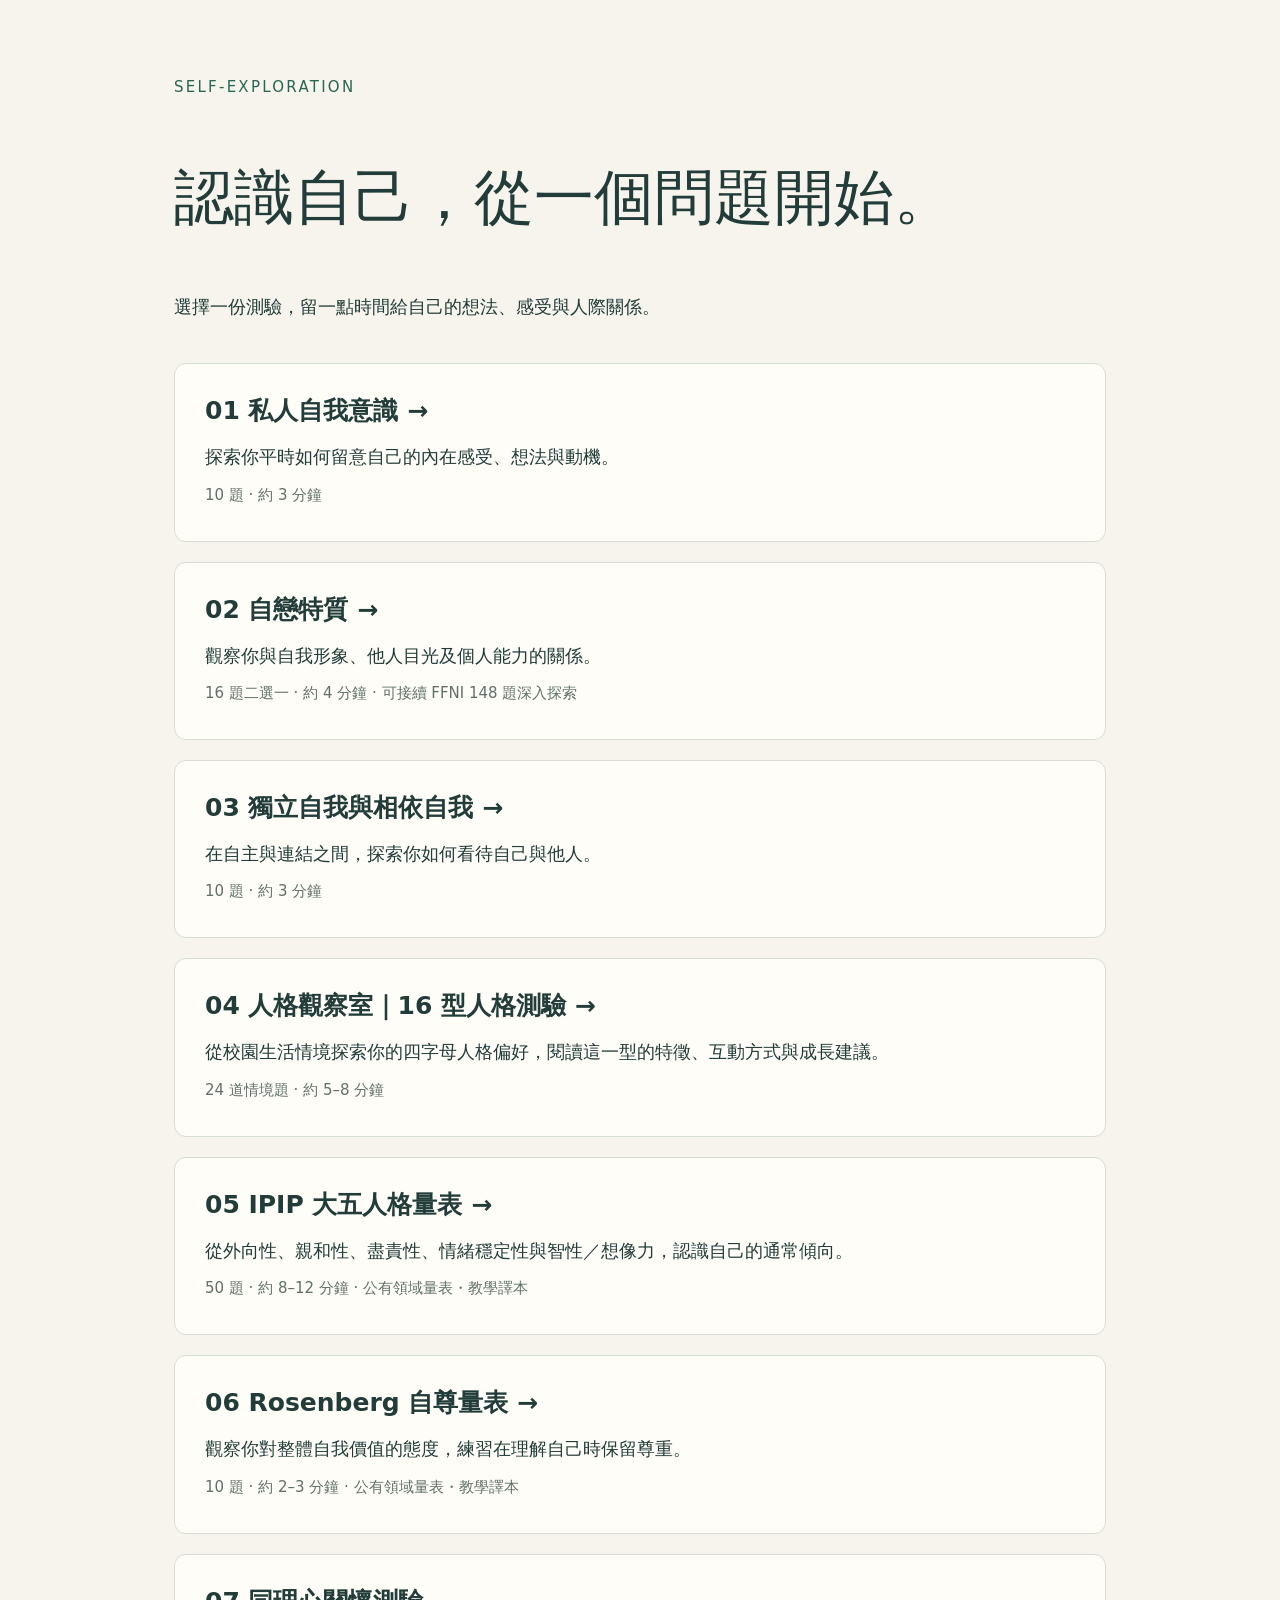
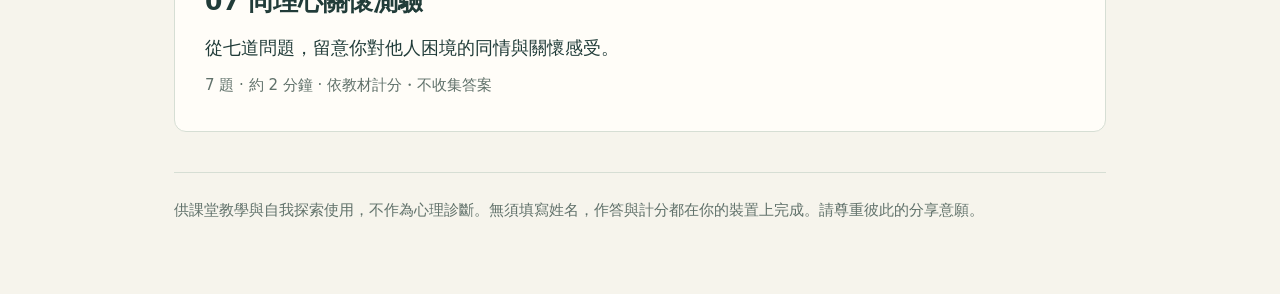
<file: index.html>
<!doctype html><html lang="zh-Hant"><meta charset="utf-8"><meta name="viewport" content="width=device-width,initial-scale=1"><title>自我探索練習室</title><style>*{box-sizing:border-box}body{margin:0;background:#f6f4ec;color:#213c39;font:18px/1.8 system-ui,sans-serif}main{max-width:980px;margin:auto;padding:70px 24px}small{letter-spacing:.15em;color:#286653}h1{font-size:clamp(36px,6vw,60px);font-weight:500}section{display:grid;gap:20px;margin:40px 0}a{display:block;padding:24px 30px;background:#fffdf8;border:1px solid #d6ded4;border-radius:12px;color:inherit;text-decoration:none}a:hover,a:focus-visible{border-color:#286653;background:#e6efe4}h2{font-size:25px;margin:0}p{margin:8px 0}.meta,footer{font-size:15px;color:#60716a}footer{border-top:1px solid #d6ded4;padding-top:24px}</style><main><small>SELF-EXPLORATION</small><h1>認識自己，從一個問題開始。</h1><p>選擇一份測驗，留一點時間給自己的想法、感受與人際關係。</p><section><a href="./inner-awareness/"><h2>01 私人自我意識 →</h2><p>探索你平時如何留意自己的內在感受、想法與動機。</p><p class="meta">10 題 · 約 3 分鐘</p></a><a href="./narcissism-reflection/"><h2>02 自戀特質 →</h2><p>觀察你與自我形象、他人目光及個人能力的關係。</p><p class="meta">16 題二選一 · 約 4 分鐘 · 可接續 FFNI 148 題深入探索</p></a><a href="./self-construal/"><h2>03 獨立自我與相依自我 →</h2><p>在自主與連結之間，探索你如何看待自己與他人。</p><p class="meta">10 題 · 約 3 分鐘</p></a><a href="./mbti/"><h2>04 人格觀察室｜16 型人格測驗 →</h2><p>從校園生活情境探索你的四字母人格偏好，閱讀這一型的特徵、互動方式與成長建議。</p><p class="meta">24 道情境題 · 約 5–8 分鐘</p></a><a href="./ipip-big-five/"><h2>05 IPIP 大五人格量表 →</h2><p>從外向性、親和性、盡責性、情緒穩定性與智性／想像力，認識自己的通常傾向。</p><p class="meta">50 題 · 約 8–12 分鐘 · 公有領域量表・教學譯本</p></a><a href="./rosenberg/"><h2>06 Rosenberg 自尊量表 →</h2><p>觀察你對整體自我價值的態度，練習在理解自己時保留尊重。</p><p class="meta">10 題 · 約 2–3 分鐘 · 公有領域量表・教學譯本</p></a><a href="./empathic-concern/"><h2>07 同理心關懷測驗</h2><p>從七道問題，留意你對他人困境的同情與關懷感受。</p><p class="meta">7 題 · 約 2 分鐘 · 依教材計分・不收集答案</p></a></section><footer>供課堂教學與自我探索使用，不作為心理診斷。無須填寫姓名，作答與計分都在你的裝置上完成。請尊重彼此的分享意願。</footer></main></html>
</file>
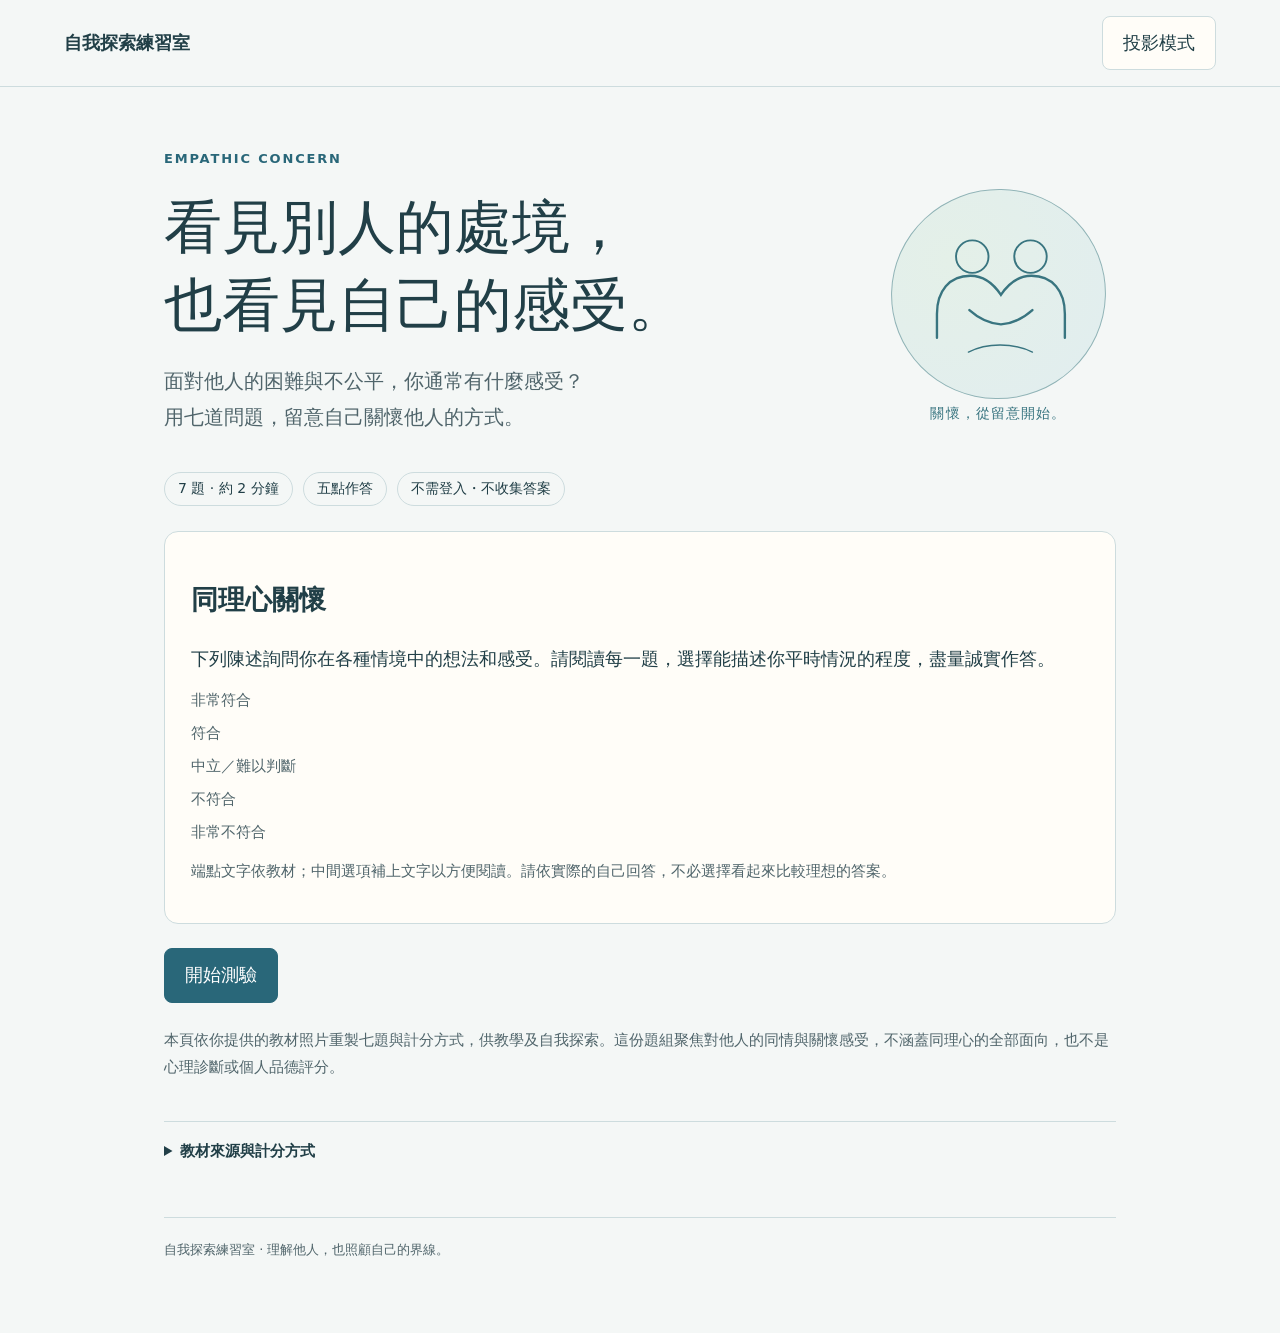
<file: empathic-concern/index.html>
<!doctype html>
<html lang="zh-Hant"><head><meta charset="utf-8"><meta name="viewport" content="width=device-width,initial-scale=1"><title>同理心關懷測驗｜自我探索練習室</title><meta name="description" content="依教材七題，探索你對需要幫助者的關懷與同情感受。五點作答、立即計分，不收集答案。"><link rel="stylesheet" href="../assessment-assets/style.css"><link rel="stylesheet" href="style.css"></head>
<body><header><a href="../">自我探索練習室</a><button id="project" type="button" aria-pressed="false">投影模式</button></header><main>
<section id="intro" aria-labelledby="intro-title"><div class="hero"><div><p class="eyebrow">EMPATHIC CONCERN</p><h1 id="intro-title">看見別人的處境，<br>也看見自己的感受。</h1><p class="lead">面對他人的困難與不公平，你通常有什麼感受？<br>用七道問題，留意自己關懷他人的方式。</p></div><div class="care-art" aria-hidden="true"><div class="halo"></div><svg viewBox="0 0 220 220" fill="none"><circle cx="82" cy="74" r="17" stroke="currentColor" stroke-width="2"/><circle cx="143" cy="74" r="17" stroke="currentColor" stroke-width="2"/><path d="M45 159v-25c0-24 13-40 35-40 13 0 24 8 32 20 8-12 19-20 32-20 22 0 35 16 35 40v25M79 130c10 9 21 14 33 15 12-1 23-6 33-15" stroke="currentColor" stroke-width="2.5" stroke-linecap="round"/><path d="M78 174c19-10 47-10 67 0" stroke="currentColor" stroke-width="1.5" stroke-linecap="round"/></svg><span>關懷，從留意開始。</span></div></div>
<div class="chips"><span>7 題 · 約 2 分鐘</span><span>五點作答</span><span>不需登入・不收集答案</span></div>
<div class="panel"><h2>同理心關懷</h2><p>下列陳述詢問你在各種情境中的想法和感受。請閱讀每一題，選擇能描述你平時情況的程度，盡量誠實作答。</p><div class="scale-key"><span>非常符合</span><span>符合</span><span>中立／難以判斷</span><span>不符合</span><span>非常不符合</span></div><p class="muted">端點文字依教材；中間選項補上文字以方便閱讀。請依實際的自己回答，不必選擇看起來比較理想的答案。</p></div>
<div class="actions"><button id="start" class="primary" type="button">開始測驗</button></div><p class="muted">本頁依你提供的教材照片重製七題與計分方式，供教學及自我探索。這份題組聚焦對他人的同情與關懷感受，不涵蓋同理心的全部面向，也不是心理診斷或個人品德評分。</p>
</section>
<section id="survey" hidden aria-labelledby="page-title"><p class="eyebrow">依平時的自己作答</p><h1 id="page-title" tabindex="-1">這句話有多像你？</h1><div class="status"><span id="counter"></span><span id="completed" aria-live="polite">已完成 0 / 7 題</span></div><progress id="progress" max="7" value="0" aria-label="已完成題數"></progress><fieldset id="question-card"><legend class="question-title" id="question-title"></legend><div id="choices" class="options" style="--choices:5"></div></fieldset><p id="message" role="alert"></p><div class="actions"><button id="previous" type="button">上一題</button><button id="next" class="primary" type="button">下一題</button></div><details><summary>查看作答進度與跳題</summary><nav id="jump" class="jump" aria-label="題目導覽"></nav><p class="muted">✓ 代表已回答。全部七題完成後才會產生結果。</p></details><p class="muted">可以返回修改。答案僅保留在目前頁面的記憶體，重新整理即清除。</p></section>
<section id="results" hidden aria-labelledby="result-title"><p class="eyebrow">YOUR REFLECTION</p><h1 id="result-title" tabindex="-1">你的同理心關懷</h1><p class="lead">分數是一條觀察自己的線索，請放回具體的生活經驗理解。</p><div class="result-grid"><article class="panel"><h2>每題平均分數</h2><div class="score"><span id="mean"></span> <small>/ 5</small></div><div id="score-meter" class="score-meter" role="meter" aria-label="同理心關懷平均分數" aria-valuemin="1" aria-valuemax="5" aria-valuenow="1"><span id="score-fill"></span></div><div class="meter-axis"><span>1</span><span>5</span></div><p id="total" class="muted"></p><p class="muted">依教材先將第 2、4、5 題反向計分，再加總除以 7。圖條表示 1–5 的分數位置，不是百分比或常模排名。</p></article><article class="panel insight"><h2>這個分數代表什麼？</h2><p>計分後的平均越高，代表本次作答較傾向描述：對需要幫助或遭遇不幸的人，抱持同情與關懷感受。</p><p>不設定高、中、低分類，也不以分數判定你是否善良。分數較低不能直接推論缺乏同理心；感受到難過，也不必然等於採取幫助行動。</p><p class="muted">本教材中文版本的信效度及台灣常模尚未確認。</p></article></div>
<div class="panel reflection"><h2>把關懷帶回生活</h2><ol><li>回想最近一次看見別人遇到困難：你注意到對方哪些感受或需要？</li><li>你心裡的關心，通常會如何表達？哪些情況讓你選擇保持距離？</li><li>如果想提供幫助，能否先詢問對方需要什麼，同時保留自己的界線？</li></ol><p class="muted">可以從一句「你希望我怎麼陪你？」開始。是否分享個人結果，由你自己決定。</p></div>
<details id="answer-details"><summary>查看逐題答案與計分</summary><p class="muted">「原作答」是你選的選項；「計入分數」已處理反向題，兩者可能不同。</p><div class="table-wrap"><table><thead><tr><th scope="col">題目</th><th scope="col">原作答</th><th scope="col">計入分數</th></tr></thead><tbody id="answer-review"></tbody></table></div></details>
<div class="actions"><div><button id="edit" type="button">修改答案</button><button id="restart" type="button">清除並重測</button></div><button id="print" type="button">列印／儲存 PDF</button></div></section>
<details class="sources"><summary>教材來源與計分方式</summary><p>依使用者提供的兩張《社會心理學》教材照片轉錄；第 442 頁提供後四題與計分說明，前一張教材頁面提供前三題及指導語。照片註記題目來自 Davis（1983）的量表。此頁沒有另行確認書名版本、譯者或中文信效度，不宣稱為已驗證的台灣中文版。</p><p>依教材五點尺度：第 1、3、6、7 題保留原分數；第 2、4、5 題反向，計分公式為 6 減去原作答（1→5、2→4、3→3、4→2、5→1）。七題加總範圍 7–35，再除以 7，得到 1–5 的平均分數。畫面保留小數點後兩位，計算不先四捨五入。</p><p>結果只解釋這七題的同理心關懷傾向，不提供自行設定的切點、診斷、年齡或性別常模。不能用它推論完整同理能力、實際助人行為或個人品德。</p><p>不需姓名、電郵或背景資料，不傳送至 Google 試算表；計分在裝置上完成，不使用追蹤分析或瀏覽器持久儲存。</p></details>
<footer>自我探索練習室 · 理解他人，也照顧自己的界線。</footer></main><script type="module" src="app.js"></script></body></html>
</file>
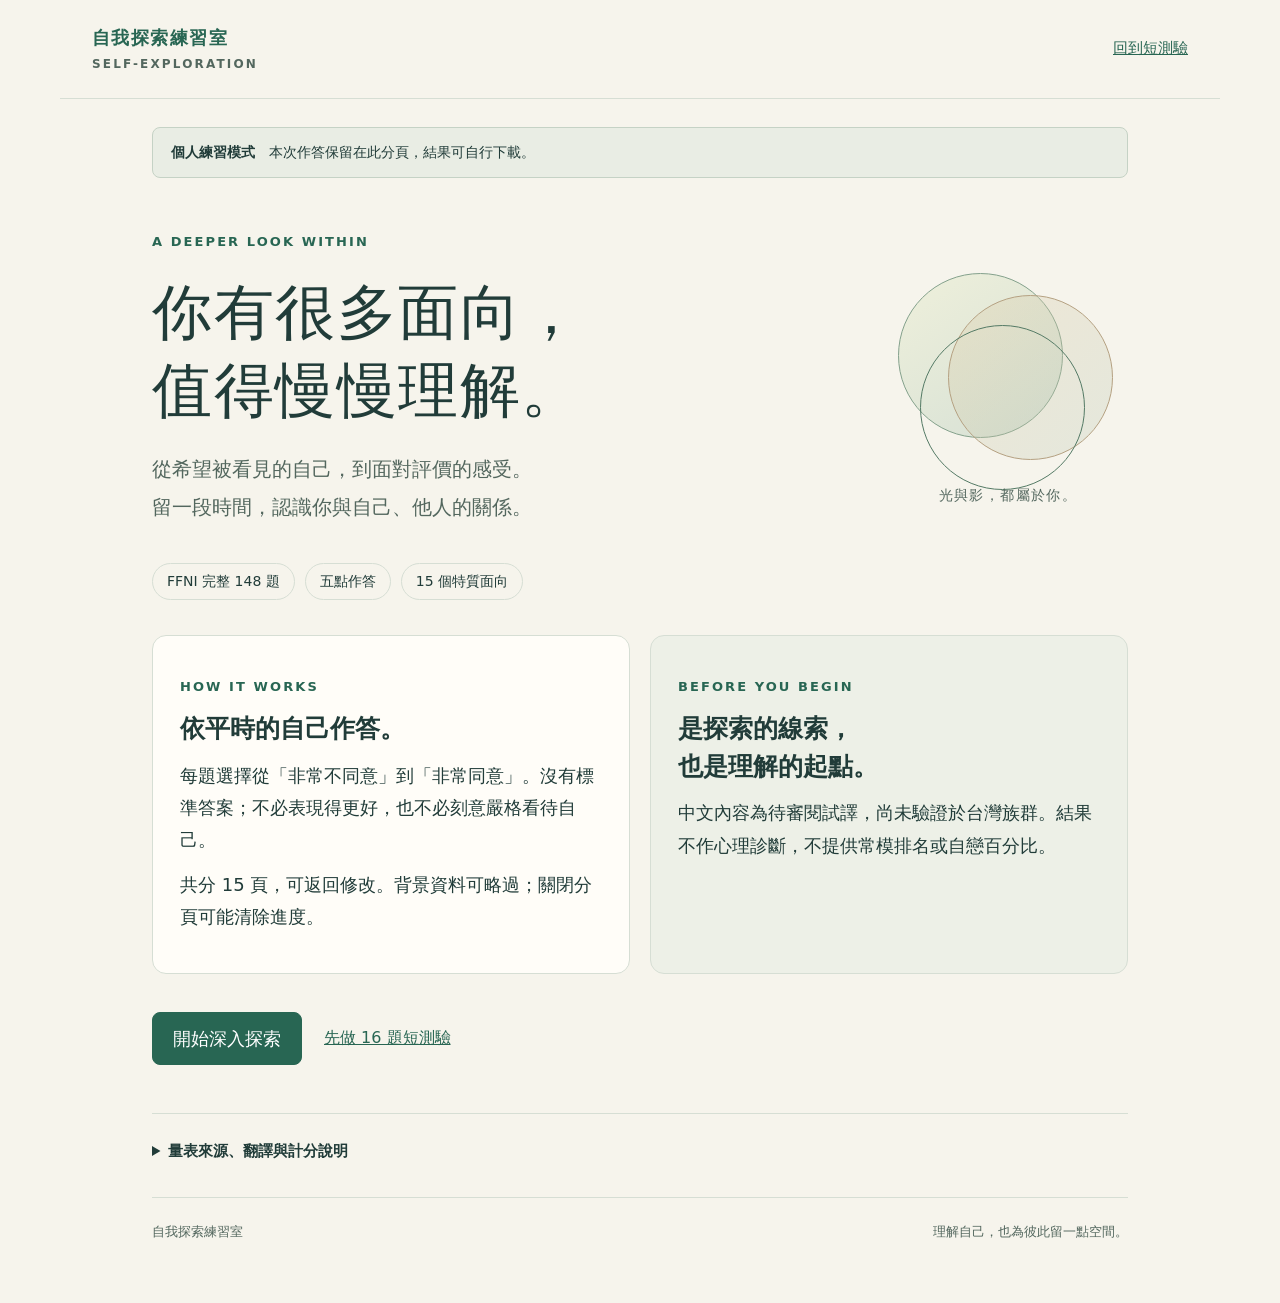
<file: ffni/index.html>
<!doctype html>
<html lang="zh-Hant">
<head><meta charset="utf-8"><meta name="viewport" content="width=device-width,initial-scale=1"><meta name="description" content="從自我形象、他人目光與人際互動，進一步認識自己。FFNI 148 題完整版・繁體中文試譯。"><title>更深入地認識自己｜FFNI 完整探索</title><link rel="stylesheet" href="style.css"></head>
<body>
<header><a class="brand" href="../">自我探索練習室<span>SELF-EXPLORATION</span></a><a class="back" href="../narcissism-reflection/">回到短測驗</a></header>
<main>
<div class="preview-note" role="status"><strong id="collection-title">個人作答</strong><span id="collection-summary">作答進度暫存於此瀏覽器分頁。</span><span id="storage-warning" hidden>此瀏覽器無法暫存進度，請保留分頁。</span></div>
<section id="welcome" aria-labelledby="welcome-title">
  <div class="hero"><div><p class="eyebrow">A DEEPER LOOK WITHIN</p><h1 id="welcome-title" tabindex="-1">你有很多面向，<br>值得慢慢理解。</h1><p class="lead">從希望被看見的自己，到面對評價的感受。<br>留一段時間，認識你與自己、他人的關係。</p></div><div class="orbit-art" aria-hidden="true"><i></i><i></i><i></i><span>光與影，都屬於你。</span></div></div>
  <div class="chips"><span>FFNI 完整 148 題</span><span>五點作答</span><span>15 個特質面向</span></div>
  <p id="welcome-disclosure" class="panel" hidden></p>
  <p id="entry-summary" class="entry-summary" hidden></p>
  <div class="intro-grid"><article class="panel"><p class="eyebrow">HOW IT WORKS</p><h2>依平時的自己作答。</h2><p>每題選擇從「非常不同意」到「非常同意」。沒有標準答案；不必表現得更好，也不必刻意嚴格看待自己。</p><p>共分 15 頁，可返回修改。背景資料可略過；關閉分頁可能清除進度。</p></article><article class="panel quiet"><p class="eyebrow">BEFORE YOU BEGIN</p><h2>是探索的線索，<br>也是理解的起點。</h2><p>中文內容為待審閱試譯，尚未驗證於台灣族群。結果不作心理診斷，不提供常模排名或自戀百分比。</p></article></div>
  <div id="resume-box" class="panel" hidden><h2>接著上次的進度。</h2><p id="resume-count"></p><div class="actions"><button id="resume" class="primary">繼續作答</button><button id="new-attempt">清除進度並重新開始</button></div></div>
  <div class="actions"><button id="begin" class="primary">開始深入探索</button><a class="text-link" href="../narcissism-reflection/">先做 16 題短測驗</a></div>
</section>
<section id="background" hidden aria-labelledby="background-title">
  <p class="eyebrow">A LITTLE ABOUT YOU</p><h1 id="background-title" tabindex="-1">你的日常，<br>也是理解的背景。</h1><p class="lead">以下皆為選填，可略過。社群使用請依指定期間的實際情況回答。</p>
  <form id="profile-form" novalidate>
  <div class="panel form-grid">
    <fieldset><legend>性別</legend><div class="inline-options"><label><input type="radio" name="gender" value="male">男</label><label><input type="radio" name="gender" value="female">女</label><label><input type="radio" name="gender" value="other">其他</label></div></fieldset>
    <label class="field">年齡（足歲）<input name="age" type="number" min="1" max="120" step="1" inputmode="numeric" placeholder="例如：18"><small>不需要生日。</small></label>
    <label class="field">目前主要的就學／工作狀態<select name="status"><option value="">請選擇（可略過）</option><option value="highschool">高中職學生</option><option value="college">大專院校學生</option><option value="graduate">研究生</option><option value="employed">就業中</option><option value="other">其他</option></select></label>
    <label class="field" id="year-field" hidden>目前年級<select name="year"><option value="">請選擇（可略過）</option><option>一年級</option><option>二年級</option><option>三年級</option><option>四年級</option><option>五年級以上</option><option>其他</option></select></label>
    <fieldset class="wide"><legend>過去 30 天，你使用哪些社群平台？</legend><p class="hint">可複選。「沒有使用」與其他選項互斥；抖音與 TikTok 分開計。</p><div id="platform-options" class="option-grid"></div><label class="field" id="other-platform-field" hidden>其他平台名稱<input name="otherPlatform" maxlength="80" placeholder="選填"></label></fieldset>
    <div id="social-fields" class="wide form-grid">
      <label class="field">其中最常使用的平台<select name="mainPlatform" id="main-platform"><option value="">請先勾選平台（可略過）</option></select></label>
      <label class="field">過去一週，平均每天使用社群多久？<select name="dailyTime"><option value="">請選擇（可略過）</option><option value="none">未使用</option><option value="lt30">未滿 30 分鐘</option><option value="30to60">30 分鐘至未滿 1 小時</option><option value="1to2">1 至未滿 2 小時</option><option value="2to4">2 至未滿 4 小時</option><option value="4plus">4 小時以上</option></select></label>
      <label class="field">過去 30 天，發布內容的頻率<select name="posting" class="frequency"></select><small>包含貼文、限時動態或影片。</small></label>
      <label class="field">過去 30 天，瀏覽他人內容的頻率<select name="browsing" class="frequency"></select></label>
      <fieldset class="wide"><legend>使用社群的主要目的（最多三項）</legend><div id="purpose-options" class="option-grid"></div><p id="purpose-error" class="error" role="alert"></p></fieldset>
    </div>
    <label class="field wide">你最初從哪裡得知這個測驗？<select name="source"><option value="">請選擇（可略過）</option><option value="class">課堂</option><option value="friend">朋友</option><option value="social">社群貼文</option><option value="search">搜尋</option><option value="other">其他</option></select></label>
  </div><p id="profile-error" class="error" role="alert"></p><div class="actions"><button type="submit" class="primary">填好了，開始作答</button><button id="skip-profile" type="button">略過背景問卷</button><button type="button" id="back-welcome" class="text-button">回上一頁</button></div></form>
</section>
<section id="questionnaire" hidden aria-labelledby="quiz-title">
  <div class="quiz-sticky"><div class="progress-meta"><span id="page-label"></span><span id="answered-count" aria-live="polite"></span></div><progress id="progress" max="148" value="0" aria-label="FFNI 作答進度"></progress></div>
  <p class="eyebrow">MEET YOUR MANY SIDES</p><h1 id="quiz-title" tabindex="-1">不急，照自己的樣子。</h1><p class="hint">請依平時的感受回答。1 非常不同意 · 2 不同意 · 3 中立／難以判斷 · 4 同意 · 5 非常同意</p>
  <label class="english-toggle"><input id="show-english" type="checkbox">顯示英文原題對照</label><div id="question-list"></div>
  <div class="panel" id="submission-panel" hidden>
    <h2>送出這份問卷</h2>
    <p id="submission-disclosure"></p>
    <div id="contact-fields" hidden>
      <label class="field">後續研究邀請信箱（選填）<input id="email" type="email" autocomplete="email" maxlength="254" placeholder="name@example.com"></label>
      <p class="hint">有意收到後續問卷或訪談邀請時再填寫。聯絡信箱與答案分頁保存。</p>
    </div>
    <button id="reconnect" class="text-button" type="button" hidden>重新連線</button>
  </div>
  <p id="quiz-error" class="error" role="alert"></p><div class="actions"><button id="previous">上一頁</button><button id="next-page" class="primary">下一頁</button><button id="pause" class="text-button">暫停，稍後繼續</button></div>
  <div class="page-jump"><label>跳至頁面 <select id="jump"></select></label><span class="hint">可返回修改；所有 148 題完成後顯示分析。</span></div>
</section>
<section id="results" hidden aria-labelledby="results-title">
  <p class="eyebrow">YOUR REFLECTION</p><h1 id="results-title" tabindex="-1">看見傾向，<br>保留改變的空間。</h1><p class="lead">這是你本次回答的整理，不是對你整個人的定義。</p>
  <div class="result-meta" id="result-meta"></div>
  <div class="panel" id="delivery-panel"><p id="delivery-note" role="status"></p><button id="review-submission" type="button" hidden>查看送出說明</button></div><div class="panel result-intro"><h2>先讀懂分數。</h2><p>所有圖表顯示計分後的每題平均，範圍 1–5。數值越接近 5，代表越認同該面向所計分的傾向。不同面向相同的分數，不代表相同的罕見程度或影響。</p><p class="hint">沒有台灣常模排名，不設定高、中、低標籤；不能判定人格障礙。兩種廣泛傾向可以並存。</p></div>
  <h2>本次較認同的敘述主題</h2><p class="hint">依個人作答平均值呈現，僅協助閱讀，不是常模比較。若同分，順序不代表差異。</p><div id="highlights" class="highlight-grid"></div>
  <h2>兩種廣泛傾向</h2><div id="broad-results" class="panel"></div>
  <details class="panel"><summary>展開三個因素的組合分數</summary><p class="hint">這是另一種組織同一批答案的方式；與上方兩種傾向不應相加。</p><div id="factor-results"></div></details>
  <h2>你的 15 個面向</h2><p class="hint">每個面向都可以展開，閱讀說明與反思問題。</p><div id="facet-results"></div>
  <div class="actions"><button id="print" class="primary">列印／儲存結果 PDF</button><button id="download">下載我的作答資料</button><button id="edit-profile">修改背景資料</button><button id="edit-answers">檢視與修改答案</button></div><p class="hint">下載檔包含你填寫的背景資料與答案，不包含電郵。分享前請自行確認內容。</p><button id="clear-all" class="text-button danger">清除此分頁的作答資料</button>
</section>
<details class="source-panel"><summary>量表來源、翻譯與計分說明</summary><p>Five Factor Narcissism Inventory（FFNI）完整 148 題。Copyright 2011: Natalie Glover, Joshua D. Miller, Donald R. Lynam, Cristina Crego, Thomas A. Widiger。原作者實驗室說明使用量表不需事先取得其許可；這不表示中文試譯已經原作者認可或驗證。</p><p>本版依英文原題製作繁體中文試譯，保留題序與五點作答，尚未經回譯、專家審查與台灣樣本信效度驗證。適合試用與審閱；正式研究應先確認研究計畫、中文工具及資料處理安排。</p><p>反向題採 6 減原分數。15 個分面向依原題本計分表加總；各面向顯示總分除以題數的平均。廣泛傾向與三因素依原題本所列分面向加總，再除以實際題數；神經質因素將「不在意外界評價」面向反向。所有題目完成才計分。</p><p><a href="https://psychology.uga.edu/sites/default/files/CVs/FFNI_Long.pdf" target="_blank" rel="noopener">喬治亞大學原始題本與計分表</a> · <a href="https://personality-studies.franklinresearch.uga.edu/assessments" target="_blank" rel="noopener">作者實驗室量表頁</a></p><p>Glover et al. (2012). The five-factor narcissism inventory: A five-factor measure of narcissistic personality traits. Journal of Personality Assessment, 94, 500–512.</p><p>研究收件狀態顯示於頁首。有意參與者可在最後一頁閱讀資料用途與聯絡資訊，再送出本次作答。</p></details>
<footer><span>自我探索練習室</span><span>理解自己，也為彼此留一點空間。</span></footer>
</main><script type="module" src="app.js"></script></body></html>
</file>
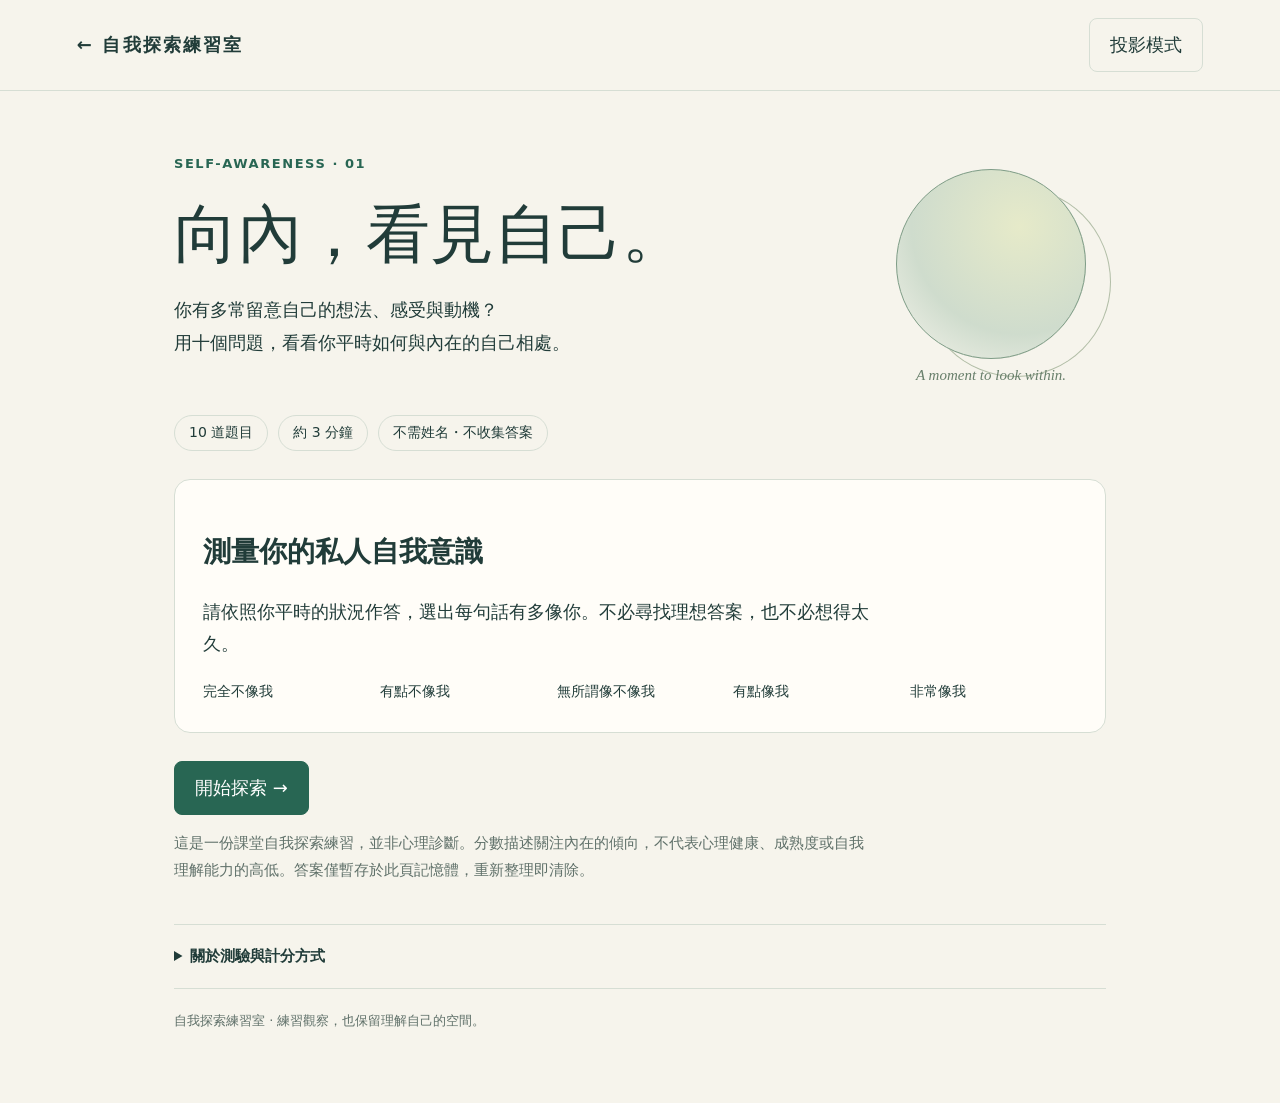
<file: inner-awareness/index.html>
<!doctype html><html lang="zh-Hant"><meta charset="utf-8"><meta name="viewport" content="width=device-width,initial-scale=1"><title>向內看見自己｜私人自我意識測驗</title><meta name="description" content="十個問題，練習覺察自己的想法與感受。私人自我意識課堂互動測驗。"><style>
:root{--ink:#213c39;--green:#286653;--paper:#f6f4ec;--line:#d6ded4}*{box-sizing:border-box}body{margin:0;background:var(--paper);color:var(--ink);font:18px/1.8 system-ui,'Noto Sans TC',sans-serif}header{padding:18px 6%;border-bottom:1px solid var(--line);display:flex;justify-content:space-between;align-items:center}header b{letter-spacing:.12em}button{font:inherit;cursor:pointer;border:1px solid var(--line);border-radius:8px;padding:10px 20px;background:transparent;color:var(--ink)}button:hover{background:#e2eadf}button:focus-visible,input:focus-visible,summary:focus-visible{outline:3px solid #ba7e40;outline-offset:4px}.primary{background:var(--green);color:white;border-color:var(--green)}.primary:hover{background:#194c3d}main{max-width:980px;margin:auto;padding:48px 24px 70px}small,.eyebrow{font-size:13px;letter-spacing:.12em}.eyebrow{color:var(--green);font-weight:700}h1{font:500 clamp(38px,6vw,64px)/1.3 Georgia,'Noto Serif TC',serif;margin:18px 0}h2{font-size:28px;line-height:1.5}p{max-width:700px}.hero{display:grid;grid-template-columns:1fr 230px;gap:30px;align-items:center}.art{height:250px;position:relative;display:grid;place-items:center}.circle{width:190px;height:190px;border:1px solid #7e9c86;border-radius:50%;background:radial-gradient(circle at 65% 30%,#e6eac9, #a8c4ae80 60%,#f6f4ec);box-shadow:25px 18px 0 -1px var(--paper),25px 18px 0 0 #b1bda6}.art span{position:absolute;bottom:5px;font:italic 15px Georgia;color:#687f6b}.chips{display:flex;gap:10px;flex-wrap:wrap;margin:26px 0}.chips span{border:1px solid var(--line);border-radius:30px;padding:4px 14px;font-size:14px}.panel{background:#fffdf8;border:1px solid var(--line);border-radius:16px;padding:28px;margin:28px 0}.muted{color:#60716a;font-size:15px}.scale{display:flex;justify-content:space-between;gap:10px;font-size:14px}.scale span{flex:1}progress{width:100%;height:8px;accent-color:var(--green)}.step{display:flex;justify-content:space-between;color:#60716a;font-size:14px;margin:30px 0 8px}.answers{display:grid;grid-template-columns:repeat(5,1fr);gap:12px;margin:30px 0}.answer{position:relative;display:flex;align-items:center;flex-direction:column;text-align:center;justify-content:center;border:1px solid var(--line);border-radius:10px;padding:18px 6px;cursor:pointer;background:#fffdf8;font-size:14px}.answer strong{font-size:28px;font-weight:500}.answer:has(input:checked){border:2px solid var(--green);background:#e6efe4;color:#194c3d}.answer input{accent-color:var(--green)}.actions{display:flex;justify-content:space-between;gap:14px;margin-top:26px}button:disabled{opacity:.4;cursor:default}#result .score{font:60px Georgia;color:var(--green)}.result-grid{display:grid;grid-template-columns:1fr 1fr;gap:20px}details{border-top:1px solid var(--line);padding:18px 0;font-size:15px}summary{cursor:pointer;font-weight:600}a{color:var(--green)}footer{border-top:1px solid var(--line);padding-top:20px;font-size:13px;color:#60716a}table{width:100%;border-collapse:collapse;font-size:14px}td,th{text-align:left;padding:9px;border-bottom:1px solid var(--line)}[hidden]{display:none!important}.projection{font-size:23px}.projection main{max-width:1100px}.projection .muted{font-size:18px}@media(max-width:650px){main{padding:28px 20px}.hero{grid-template-columns:1fr}.art{display:none}.answers{grid-template-columns:1fr;gap:8px}.answer{flex-direction:row;justify-content:flex-start;gap:15px;padding:10px 16px}.answer strong{font-size:22px}.panel{padding:20px}.result-grid{grid-template-columns:1fr}header{padding:14px 20px}header b{font-size:14px}header button{font-size:14px;padding:6px 10px}.scale{flex-direction:column}}
@media print{header,button,#intro,#quiz,details{display:none!important}#result{display:block!important}body{background:white}main{padding:0}.panel{break-inside:avoid}}
</style><header><a href="../" style="color:inherit;text-decoration:none" aria-label="返回測驗首頁"><b>← 自我探索練習室</b></a><button id="project" aria-pressed="false">投影模式</button></header><main>
<section id="intro"><div class="hero"><div><div class="eyebrow">SELF-AWARENESS · 01</div><h1>向內，看見自己。</h1><p>你有多常留意自己的想法、感受與動機？<br>用十個問題，看看你平時如何與內在的自己相處。</p></div><div class="art" aria-hidden="true"><div class="circle"></div><span>A moment to look within.</span></div></div><div class="chips"><span>10 道題目</span><span>約 3 分鐘</span><span>不需姓名・不收集答案</span></div><div class="panel"><h2>測量你的私人自我意識</h2><p>請依照你平時的狀況作答，選出每句話有多像你。不必尋找理想答案，也不必想得太久。</p><div class="scale"><span>完全不像我</span><span>有點不像我</span><span>無所謂像不像我</span><span>有點像我</span><span>非常像我</span></div></div><button class="primary" id="start">開始探索 →</button><p class="muted">這是一份課堂自我探索練習，並非心理診斷。分數描述關注內在的傾向，不代表心理健康、成熟度或自我理解能力的高低。答案僅暫存於此頁記憶體，重新整理即清除。</p></section>
<section id="quiz" hidden><div class="eyebrow">PRIVATE SELF-CONSCIOUSNESS</div><div class="step"><span id="counter"></span><span id="completed" aria-live="polite"></span></div><progress max="10" value="0" aria-label="作答進度"></progress><div class="panel"><h2 id="question" tabindex="-1"></h2><div id="choices" class="answers" role="radiogroup" aria-labelledby="question"></div><div class="actions"><button id="prev">← 上一題</button><button id="next" class="primary">下一題 →</button></div></div><p class="muted">依平時的自己作答即可。你可以返回修改答案。</p></section>
<section id="result" hidden aria-live="polite"><div class="eyebrow">YOUR REFLECTION</div><h1>與自己相處的線索</h1><div class="result-grid"><div class="panel"><div>私人自我意識總分</div><div class="score"><span id="total"></span><span style="font-size:22px"> / 50</span></div><div id="average"></div><p class="muted">可能範圍為 10–50 分；此版本沒有可直接套用的常模或高低分切點。</p></div><div class="panel"><h2>分數可以告訴你什麼？</h2><p>在此計分方式下，分數越高，表示你越傾向將注意力放在自己的內在想法、感受與動機。</p><p class="muted">常注意自己，不一定就更了解自己；也可能包含反覆思考。分數較低也不代表缺乏自我認識。請結合實際生活經驗理解結果。</p></div></div><div class="panel"><h2>把覺察帶回生活</h2><ol><li>哪一題最讓你猶豫？你想到什麼具體經驗？</li><li>當你不舒服時，能分辨自己的情緒、想法與需要嗎？</li><li>反省之後，你更清楚下一步，還是一直停在責備自己？</li></ol><p class="muted">課堂討論可分享經驗，不必公開個人分數。這週可以練習：每天用一句話記下「我現在感到＿＿，因為我在意＿＿」。</p></div><details><summary>查看我的逐題作答與計分</summary><table><thead><tr><th>題目</th><th>原作答</th><th>計入分數</th></tr></thead><tbody id="review"></tbody></table></details><div class="actions"><button id="restart">重新作答</button><button id="print">列印／儲存結果 PDF</button></div></section>
<details style="margin-top:40px"><summary>關於測驗與計分方式</summary><p>依使用者提供的教材照片重製，保留照片中的十題繁體中文題文及 1–5 分選項。照片註記來源為 Fenigstein, Scheier, &amp; Buss（1975）。本頁未驗證此中文譯本的信效度，也未將它當作正式標準化測驗。</p><p>依本頁題目順序，第 2、5 題為反向題，計入分數為「6 − 原作答」；其他題目使用原作答分數。十題加總為 10–50 分。此照片版本的作答尺度不可與其他 0–4 分版本直接比較。本頁不提供百分位排名或自行設定的高、中、低分類。</p><p>原始研究：Fenigstein, A., Scheier, M. F., &amp; Buss, A. H. (1975). Public and private self-consciousness: Assessment and theory. <em>Journal of Consulting and Clinical Psychology, 43</em>(4), 522–527. <a href="https://doi.org/10.1037/h0076760" target="_blank" rel="noopener">閱讀研究來源 ↗</a></p></details><footer>自我探索練習室 · 練習觀察，也保留理解自己的空間。</footer></main><script src="app.js?v=20261124-no-numbers"></script></html>
</file>
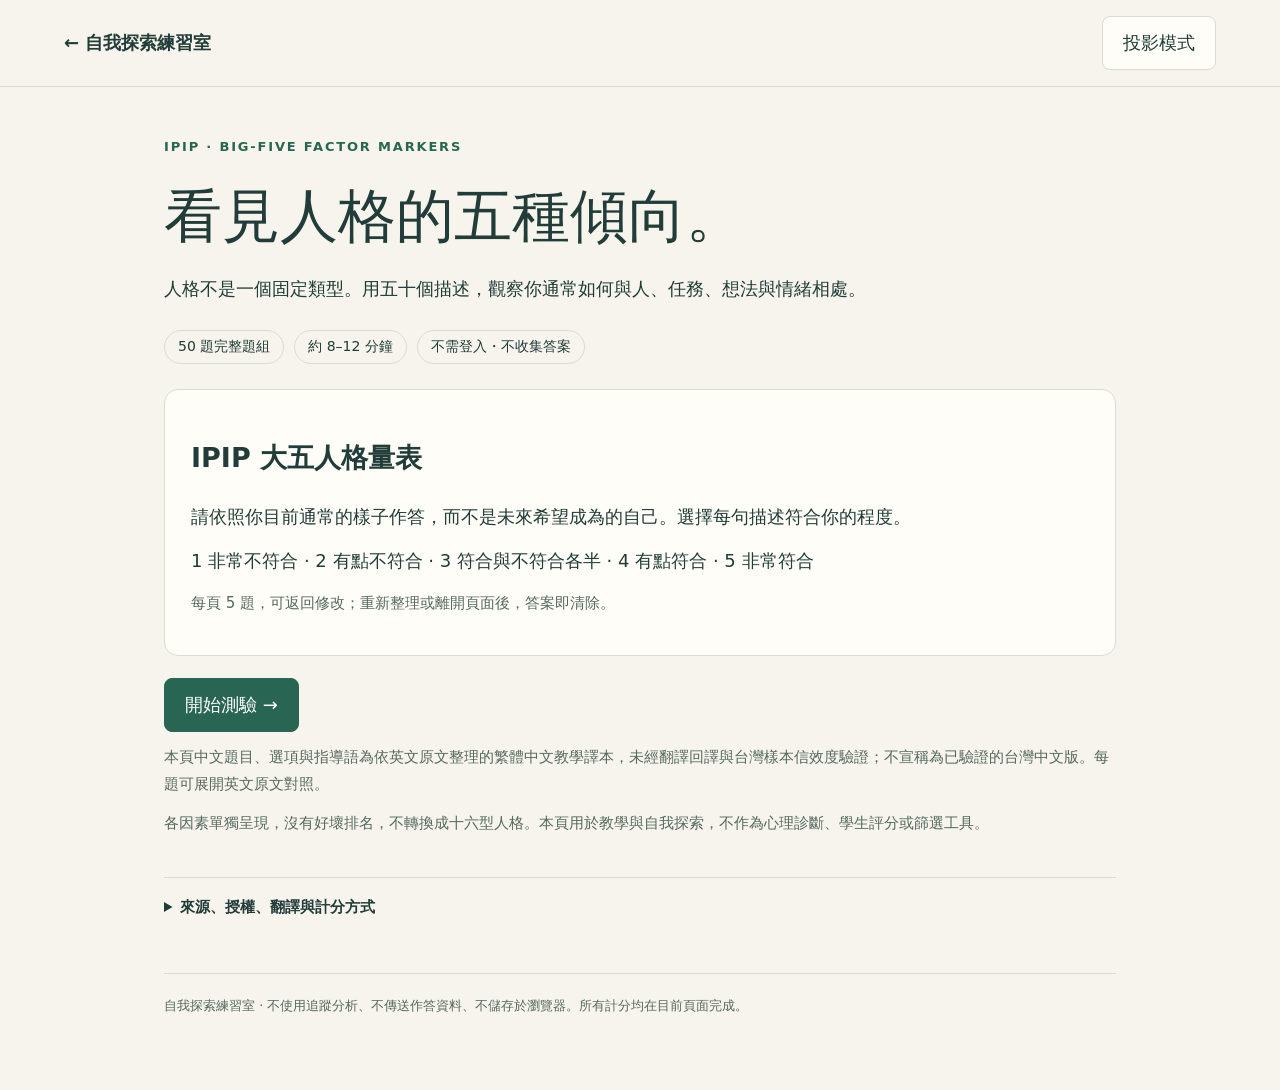
<file: ipip-big-five/index.html>
<!doctype html><html lang="zh-Hant"><head><meta charset="utf-8"><meta name="viewport" content="width=device-width,initial-scale=1"><title>IPIP 大五人格量表｜自我探索練習室</title><meta name="description" content="人格不是一個固定類型。用五十個描述，觀察你通常如何與人、任務、想法與情緒相處。"><link rel="stylesheet" href="../assessment-assets/style.css"></head><body><header><a href="../">← 自我探索練習室</a><button id="project" type="button" aria-pressed="false">投影模式</button></header><main><section id="intro"><div class="eyebrow">IPIP · BIG-FIVE FACTOR MARKERS</div><h1>看見人格的五種傾向。</h1><p>人格不是一個固定類型。用五十個描述，觀察你通常如何與人、任務、想法與情緒相處。</p><div class="chips"><span>50 題完整題組</span><span>約 8–12 分鐘</span><span>不需登入・不收集答案</span></div><div class="panel"><h2>IPIP 大五人格量表</h2><p>請依照你目前通常的樣子作答，而不是未來希望成為的自己。選擇每句描述符合你的程度。</p><p>1 非常不符合 · 2 有點不符合 · 3 符合與不符合各半 · 4 有點符合 · 5 非常符合</p><p class="muted">每頁 5 題，可返回修改；重新整理或離開頁面後，答案即清除。</p></div><button id="start" class="primary" type="button">開始測驗 →</button><p class="muted">本頁中文題目、選項與指導語為依英文原文整理的繁體中文教學譯本，未經翻譯回譯與台灣樣本信效度驗證；不宣稱為已驗證的台灣中文版。每題可展開英文原文對照。</p><p class="muted">各因素單獨呈現，沒有好壞排名，不轉換成十六型人格。本頁用於教學與自我探索，不作為心理診斷、學生評分或篩選工具。</p></section><section id="survey" hidden><div class="eyebrow">IPIP · BIG-FIVE FACTOR MARKERS</div><h2 id="pageTitle" tabindex="-1"></h2><div class="status"><span id="count" aria-live="polite"></span><span>依平時的自己作答</span></div><progress id="progress" max="50" value="0" aria-label="已作答題數"></progress><details><summary>切換作答頁面</summary><nav id="jump" class="jump" aria-label="測驗頁次"></nav><p class="muted">✓ 表示該頁五題皆已回答。未完成全部題目不會產生結果。</p></details><div id="questions"></div><p id="message" role="alert"></p><div class="actions"><button id="prev" type="button">← 上一頁</button><button id="next" class="primary" type="button">下一頁 →</button></div></section><section id="results" hidden><div class="eyebrow">YOUR REFLECTION</div><h1 id="resultTitle" tabindex="-1">IPIP 大五人格量表結果</h1><p>各因素單獨呈現，沒有好壞排名，不轉換成十六型人格。</p><div id="scores" class="result-grid"></div><div class="panel"><h2>理解分數，也保留理解自己的空間</h2><p>五個分數都是 1–5 分的原始平均，沒有適用於本教學譯本的常模百分位。可與自己的生活經驗對照，不宜當成職業或人際關係的定論。</p><p class="muted">本頁中文題目、選項與指導語為依英文原文整理的繁體中文教學譯本，未經翻譯回譯與台灣樣本信效度驗證；不宣稱為已驗證的台灣中文版。每題可展開英文原文對照。分數不是百分比、不是診斷，也不是個人價值的排名。</p></div><details><summary>逐題答案與計分</summary><div class="table-wrap"><table><thead><tr><th>題目</th><th>作答</th><th>計入分數</th></tr></thead><tbody id="review"></tbody></table></div></details><div class="actions"><div><button id="edit" type="button">修改答案</button><button id="restart" type="button">清除並重測</button></div><button id="print" type="button">列印／儲存 PDF</button></div></section><details style="margin-top:40px"><summary>來源、授權、翻譯與計分方式</summary><p>本頁中文題目、選項與指導語為依英文原文整理的繁體中文教學譯本，未經翻譯回譯與台灣樣本信效度驗證；不宣稱為已驗證的台灣中文版。每題可展開英文原文對照。</p><p>使用完整 50 題 IPIP Big-Five Factor Markers，沿用官方示例題序，每個因素 10 題。IPIP 原題庫與量表屬公有領域，可使用、翻譯與改編。本頁不是 BFI-2、NEO-PI-R 或 MBTI。</p><p>作答值 1–5；正向題直接計分，反向題以 6 − 作答值計分。各因素加總為 10–50 分，並以總分 ÷ 10 顯示 1–5 分平均。不計算五因素總分，不提供常模百分位；刻度只呈現原始平均。</p><p>反向題依官方示例題序：2、4、6、8、10、12、14、16、18、20、22、24、26、28、29、30、32、34、36、38、39、44、46、49。官方分量表名稱為外向性、親和性、盡責性、情緒穩定性、智性／想像力。</p><p><a href="https://ipip.ori.org/new_ipip-50-item-scale.htm" target="_blank" rel="noopener">官方 50 題示例與題序</a> · <a href="https://ipip.ori.org/newBigFive5broadKey.htm" target="_blank" rel="noopener">因素與計分鍵</a> · <a href="https://ipip.ori.org/newScoringInstructions.htm" target="_blank" rel="noopener">官方計分</a> · <a href="https://ipip.ori.org/newPermission.htm" target="_blank" rel="noopener">公有領域授權</a></p><p>理論參考：Goldberg, L. R. (1992). The development of markers for the Big-Five factor structure. <em>Psychological Assessment, 4</em>, 26–42。題目來源為 International Personality Item Pool。</p></details><footer>自我探索練習室 · 不使用追蹤分析、不傳送作答資料、不儲存於瀏覽器。所有計分均在目前頁面完成。</footer></main><script src="config.js"></script><script src="../assessment-assets/scoring.js"></script><script src="../assessment-assets/app.js"></script></body></html>
</file>
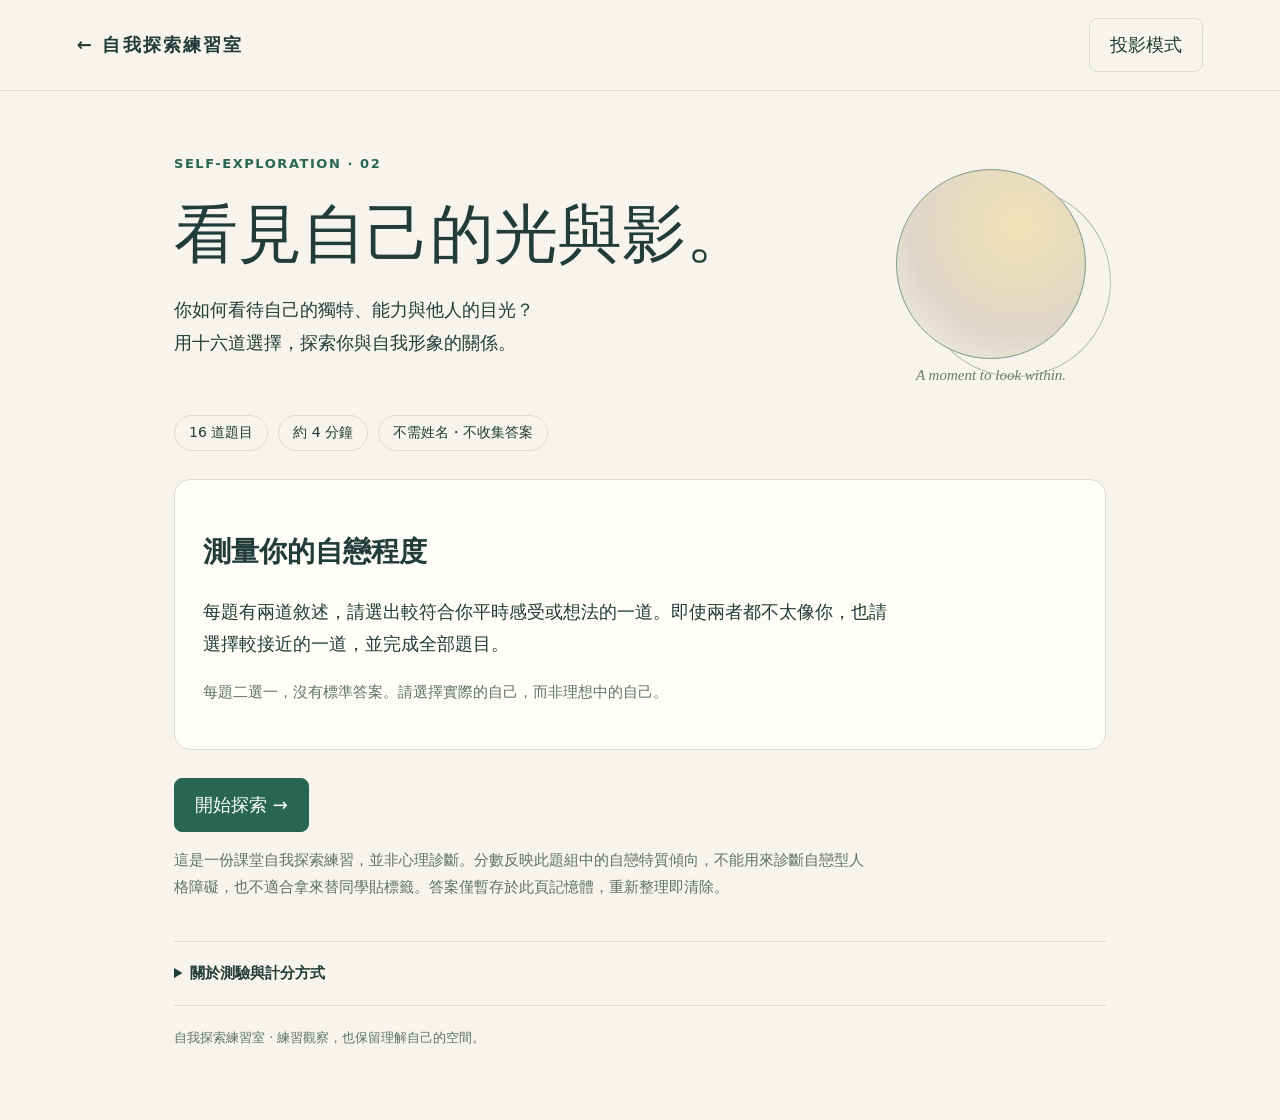
<file: narcissism-reflection/index.html>
<!doctype html><html lang="zh-Hant"><meta charset="utf-8"><meta name="viewport" content="width=device-width,initial-scale=1"><title>看見自己的光與影｜自戀特質測驗</title><meta name="description" content="十六道二選一問題，探索自己的自戀特質。"><style>
:root{--ink:#213c39;--green:#286653;--paper:#f6f4ec;--line:#d6ded4}*{box-sizing:border-box}body{margin:0;background:var(--paper);color:var(--ink);font:18px/1.8 system-ui,'Noto Sans TC',sans-serif}header{padding:18px 6%;border-bottom:1px solid var(--line);display:flex;justify-content:space-between;align-items:center}header b{letter-spacing:.12em}button{font:inherit;cursor:pointer;border:1px solid var(--line);border-radius:8px;padding:10px 20px;background:transparent;color:var(--ink)}button:hover{background:#e2eadf}button:focus-visible,input:focus-visible,summary:focus-visible{outline:3px solid #ba7e40;outline-offset:4px}.primary{background:var(--green);color:white;border-color:var(--green)}.primary:hover{background:#194c3d}main{max-width:980px;margin:auto;padding:48px 24px 70px}small,.eyebrow{font-size:13px;letter-spacing:.12em}.eyebrow{color:var(--green);font-weight:700}h1{font:500 clamp(38px,6vw,64px)/1.3 Georgia,'Noto Serif TC',serif;margin:18px 0}h2{font-size:28px;line-height:1.5}p{max-width:700px}.hero{display:grid;grid-template-columns:1fr 230px;gap:30px;align-items:center}.art{height:250px;position:relative;display:grid;place-items:center}.circle{width:190px;height:190px;border:1px solid #7e9c86;border-radius:50%;background:radial-gradient(circle at 65% 30%,#e6eac9, #a8c4ae80 60%,#f6f4ec);box-shadow:25px 18px 0 -1px var(--paper),25px 18px 0 0 #b1bda6}.art span{position:absolute;bottom:5px;font:italic 15px Georgia;color:#687f6b}.chips{display:flex;gap:10px;flex-wrap:wrap;margin:26px 0}.chips span{border:1px solid var(--line);border-radius:30px;padding:4px 14px;font-size:14px}.panel{background:#fffdf8;border:1px solid var(--line);border-radius:16px;padding:28px;margin:28px 0}.muted{color:#60716a;font-size:15px}.scale{display:flex;justify-content:space-between;gap:10px;font-size:14px}.scale span{flex:1}progress{width:100%;height:8px;accent-color:var(--green)}.step{display:flex;justify-content:space-between;color:#60716a;font-size:14px;margin:30px 0 8px}.answers{display:grid;grid-template-columns:repeat(5,1fr);gap:12px;margin:30px 0}.answer{position:relative;display:flex;align-items:center;flex-direction:column;text-align:center;justify-content:center;border:1px solid var(--line);border-radius:10px;padding:18px 6px;cursor:pointer;background:#fffdf8;font-size:14px}.answer strong{font-size:28px;font-weight:500}.answer:has(input:checked){border:2px solid var(--green);background:#e6efe4;color:#194c3d}.answer input{accent-color:var(--green)}.actions{display:flex;justify-content:space-between;gap:14px;margin-top:26px}button:disabled{opacity:.4;cursor:default}#result .score{font:60px Georgia;color:var(--green)}.result-grid{display:grid;grid-template-columns:1fr 1fr;gap:20px}details{border-top:1px solid var(--line);padding:18px 0;font-size:15px}summary{cursor:pointer;font-weight:600}a{color:var(--green)}footer{border-top:1px solid var(--line);padding-top:20px;font-size:13px;color:#60716a}table{width:100%;border-collapse:collapse;font-size:14px}td,th{text-align:left;padding:9px;border-bottom:1px solid var(--line)}[hidden]{display:none!important}.projection{font-size:23px}.projection main{max-width:1100px}.projection .muted{font-size:18px}@media(max-width:650px){main{padding:28px 20px}.hero{grid-template-columns:1fr}.art{display:none}.answers{grid-template-columns:1fr;gap:8px}.answer{flex-direction:row;justify-content:flex-start;gap:15px;padding:10px 16px}.answer strong{font-size:22px}.panel{padding:20px}.result-grid{grid-template-columns:1fr}header{padding:14px 20px}header b{font-size:14px}header button{font-size:14px;padding:6px 10px}.scale{flex-direction:column}}
@media print{header,button,#intro,#quiz,details{display:none!important}#result{display:block!important}body{background:white}main{padding:0}.panel{break-inside:avoid}}
.answers{grid-template-columns:1fr 1fr}.answer{align-items:flex-start;text-align:left;padding:22px;font-size:20px}.answer strong{font-size:16px}.answer input{margin:0 0 10px}.art .circle{background:radial-gradient(circle at 65% 30%,#f1e2b7,#c8b7a180 60%,#f6f4ec)}@media(max-width:650px){.answers{grid-template-columns:1fr}.answer{align-items:center;font-size:18px}.answer input{margin:0}}@media print{#result details{display:block!important}#result details table{display:table!important}}</style><header><a href="../" style="color:inherit;text-decoration:none" aria-label="返回測驗首頁"><b>← 自我探索練習室</b></a><button id="project" aria-pressed="false">投影模式</button></header><main>
<section id="intro"><div class="hero"><div><div class="eyebrow">SELF-EXPLORATION · 02</div><h1>看見自己的光與影。</h1><p>你如何看待自己的獨特、能力與他人的目光？<br>用十六道選擇，探索你與自我形象的關係。</p></div><div class="art" aria-hidden="true"><div class="circle"></div><span>A moment to look within.</span></div></div><div class="chips"><span>16 道題目</span><span>約 4 分鐘</span><span>不需姓名・不收集答案</span></div><div class="panel"><h2>測量你的自戀程度</h2><p>每題有兩道敘述，請選出較符合你平時感受或想法的一道。即使兩者都不太像你，也請選擇較接近的一道，並完成全部題目。</p><p class="muted">每題二選一，沒有標準答案。請選擇實際的自己，而非理想中的自己。</p></div><button class="primary" id="start">開始探索 →</button><p class="muted">這是一份課堂自我探索練習，並非心理診斷。分數反映此題組中的自戀特質傾向，不能用來診斷自戀型人格障礙，也不適合拿來替同學貼標籤。答案僅暫存於此頁記憶體，重新整理即清除。</p></section>
<section id="quiz" hidden><div class="eyebrow">NARCISSISTIC TRAITS</div><div class="step"><span id="counter"></span><span id="completed" aria-live="polite"></span></div><progress max="16" value="0" aria-label="作答進度"></progress><div class="panel"><h2 id="question" tabindex="-1"></h2><div id="choices" class="answers" role="radiogroup" aria-labelledby="question"></div><div class="actions"><button id="prev">← 上一題</button><button id="next" class="primary">下一題 →</button></div></div><p class="muted">依平時的自己作答即可。你可以返回修改答案。</p></section>
<section id="result" hidden aria-live="polite"><div class="eyebrow">YOUR REFLECTION</div><h1>與自己相處的線索</h1><div class="result-grid"><div class="panel"><div>自戀特質總分</div><div class="score"><span id="total"></span><span style="font-size:22px"> / 16</span></div><div id="average"></div><p class="muted">可能範圍為 0–16 分。分數是計分選項的題數，不是「自戀百分比」。</p></div><div class="panel"><h2>分數可以告訴你什麼？</h2><p>在此題組中，分數越高，代表你選擇較符合自戀特質的敘述越多。請把結果放回具體的人際互動與生活經驗中理解。</p><p class="muted">這份短量表聚焦部分自戀特質，無法涵蓋所有形式的自戀。高分不等於人格障礙，低分也不等於缺乏自信或更有同理心。本頁不自行設定高、中、低分界。</p></div></div><div class="panel" style="background:#eaf0e7;border-color:#b8c9b9"><div class="eyebrow">A DEEPER LOOK WITHIN</div><h2>想更深入了解自己嗎？</h2><p>剛才的短測驗提供初步線索。完整 FFNI 將透過 148 題，探索你如何看待自己、回應他人的評價，以及在人際互動中的不同傾向。</p><p class="muted">可閱讀 15 個特質面向的分析。背景資料與電郵皆為選填；完整問卷最後一頁會顯示研究收件狀態與資料用途。</p><a id="ffni-entry" href="../ffni/" style="display:inline-block;background:#286653;color:white;padding:12px 20px;border-radius:8px;text-decoration:none">進一步探索自己</a><p class="muted">點選後，短測驗答案將暫存於同一分頁，供完整結果資料串接；可在 FFNI 結果頁清除。若在完整問卷選擇送出，這 16 題會與 FFNI 作答一併提供給研究者；兩種測驗各自計分。</p></div><div class="panel"><h2>把覺察帶回生活</h2><ol><li>哪一題最難選？不同場合的你，答案會改變嗎？</li><li>你希望被看見、被尊重時，會如何表達？這會怎樣影響他人？</li><li>你能肯定自己的能力，也承認他人的長處並接受回饋嗎？</li></ol><p class="muted">課堂討論可分享經驗，不必公開個人分數。這週可以練習：在一次討論中，肯定自己的貢獻，也說出一位同學的具體優點。</p></div><details><summary>查看我的逐題作答與計分</summary><table><thead><tr><th>題目</th><th>原作答</th><th>計入分數</th></tr></thead><tbody id="review"></tbody></table></details><div class="actions"><button id="restart">重新作答</button><button id="print">列印／儲存結果 PDF</button></div></section>
<details style="margin-top:40px"><summary>關於測驗與計分方式</summary><p>依使用者提供的教材照片重製，保留照片中的 16 題中文敘述與二選一形式。此頁供教學及自我探索使用，未驗證此中文譯本的信效度。</p><p>依照片中的計分方式：第 1、3、6、8、9、11、14、16 題選 A（上方）計 1 分；第 2、4、5、7、10、12、13、15 題選 B（下方）計 1 分。其他選項計 0 分，加總為 0–16 分。</p><p>照片註記來源：Ames, Rose, &amp; Anderson（2006）；Raskin &amp; Terry（1988）。照片另列研究中特定樣本的男性平均 6.4 分、女性 5.3 分；這些數值不是台灣大一學生常模，也不是診斷界線，本頁不據此排名或分類。</p><p>Ames, D. R., Rose, P., &amp; Anderson, C. P. (2006). The NPI-16 as a short measure of narcissism. <em>Journal of Research in Personality, 40</em>, 440–450. <a href="https://doi.org/10.1016/j.jrp.2005.03.002" target="_blank" rel="noopener">研究來源 ↗</a></p></details><footer>自我探索練習室 · 練習觀察，也保留理解自己的空間。</footer></main><script src="app.js"></script></html>
</file>
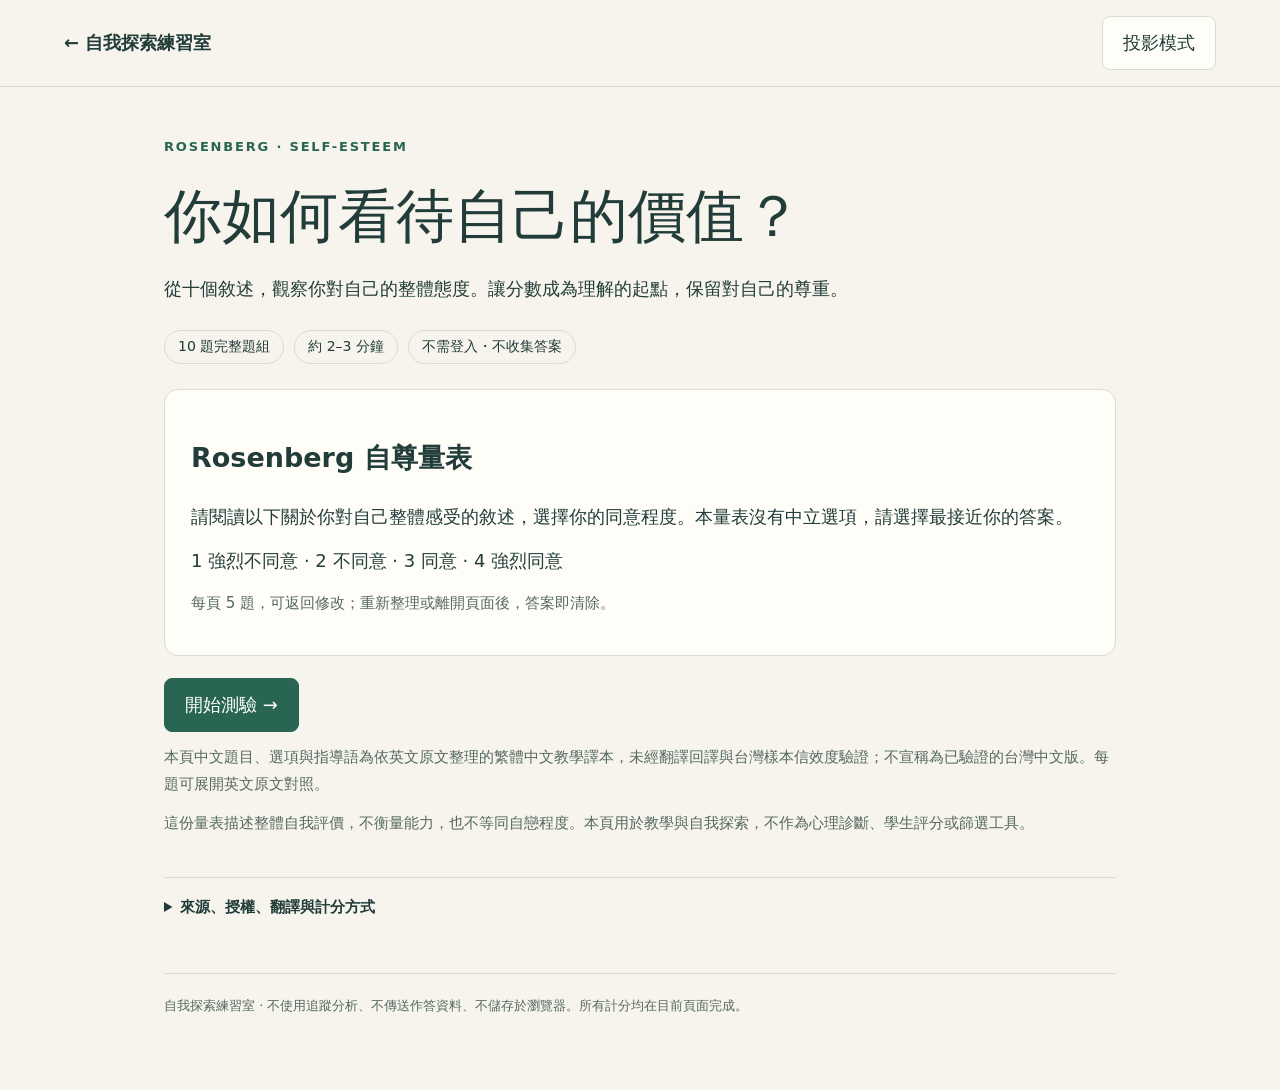
<file: rosenberg/index.html>
<!doctype html><html lang="zh-Hant"><head><meta charset="utf-8"><meta name="viewport" content="width=device-width,initial-scale=1"><title>Rosenberg 自尊量表｜自我探索練習室</title><meta name="description" content="從十個敘述，觀察你對自己的整體態度。讓分數成為理解的起點，保留對自己的尊重。"><link rel="stylesheet" href="../assessment-assets/style.css"></head><body><header><a href="../">← 自我探索練習室</a><button id="project" type="button" aria-pressed="false">投影模式</button></header><main><section id="intro"><div class="eyebrow">ROSENBERG · SELF-ESTEEM</div><h1>你如何看待自己的價值？</h1><p>從十個敘述，觀察你對自己的整體態度。讓分數成為理解的起點，保留對自己的尊重。</p><div class="chips"><span>10 題完整題組</span><span>約 2–3 分鐘</span><span>不需登入・不收集答案</span></div><div class="panel"><h2>Rosenberg 自尊量表</h2><p>請閱讀以下關於你對自己整體感受的敘述，選擇你的同意程度。本量表沒有中立選項，請選擇最接近你的答案。</p><p>1 強烈不同意 · 2 不同意 · 3 同意 · 4 強烈同意</p><p class="muted">每頁 5 題，可返回修改；重新整理或離開頁面後，答案即清除。</p></div><button id="start" class="primary" type="button">開始測驗 →</button><p class="muted">本頁中文題目、選項與指導語為依英文原文整理的繁體中文教學譯本，未經翻譯回譯與台灣樣本信效度驗證；不宣稱為已驗證的台灣中文版。每題可展開英文原文對照。</p><p class="muted">這份量表描述整體自我評價，不衡量能力，也不等同自戀程度。本頁用於教學與自我探索，不作為心理診斷、學生評分或篩選工具。</p></section><section id="survey" hidden><div class="eyebrow">ROSENBERG · SELF-ESTEEM</div><h2 id="pageTitle" tabindex="-1"></h2><div class="status"><span id="count" aria-live="polite"></span><span>依平時的自己作答</span></div><progress id="progress" max="10" value="0" aria-label="已作答題數"></progress><details><summary>切換作答頁面</summary><nav id="jump" class="jump" aria-label="測驗頁次"></nav><p class="muted">✓ 表示該頁五題皆已回答。未完成全部題目不會產生結果。</p></details><div id="questions"></div><p id="message" role="alert"></p><div class="actions"><button id="prev" type="button">← 上一頁</button><button id="next" class="primary" type="button">下一頁 →</button></div></section><section id="results" hidden><div class="eyebrow">YOUR REFLECTION</div><h1 id="resultTitle" tabindex="-1">Rosenberg 自尊量表結果</h1><p>這份量表描述整體自我評價，不衡量能力，也不等同自戀程度。</p><div id="scores" class=""></div><div class="panel"><h2>理解分數，也保留理解自己的空間</h2><p>自尊可以受到經驗與情境影響。回想一件你曾努力完成的小事，試著用對待朋友的方式描述自己的努力；若這些敘述讓你持續不舒服，可找信任的人或學校諮商中心談談。</p><p class="muted">本頁中文題目、選項與指導語為依英文原文整理的繁體中文教學譯本，未經翻譯回譯與台灣樣本信效度驗證；不宣稱為已驗證的台灣中文版。每題可展開英文原文對照。分數不是百分比、不是診斷，也不是個人價值的排名。</p></div><details><summary>逐題答案與計分</summary><div class="table-wrap"><table><thead><tr><th>題目</th><th>作答</th><th>計入分數</th></tr></thead><tbody id="review"></tbody></table></div></details><div class="actions"><div><button id="edit" type="button">修改答案</button><button id="restart" type="button">清除並重測</button></div><button id="print" type="button">列印／儲存 PDF</button></div></section><details style="margin-top:40px"><summary>來源、授權、翻譯與計分方式</summary><p>本頁中文題目、選項與指導語為依英文原文整理的繁體中文教學譯本，未經翻譯回譯與台灣樣本信效度驗證；不宣稱為已驗證的台灣中文版。每題可展開英文原文對照。</p><p>完整 10 題 Rosenberg Self-Esteem Scale（RSES）。採馬里蘭大學及 PhenX 公布的題序與 0–30 分計分。馬里蘭大學指出量表屬公有領域，包含翻譯與改編的使用，仍應註明出處。</p><p>畫面上的 1–4 是選項編號。第 1、2、4、6、7 題：強烈不同意＝0、不同意＝1、同意＝2、強烈同意＝3。第 3、5、8、9、10 題反向計分：強烈不同意＝3、不同意＝2、同意＝1、強烈同意＝0。十題加總為 0–30 分。</p><p>不提供自行設定的高低分切點。馬里蘭大學 FAQ 說明，沒有離散分界可以直接區分高、低自尊，需依適用族群研究理解常模。</p><p><a href="https://socy.umd.edu/about-us/rosenberg-self-esteem-scale" target="_blank" rel="noopener">原量表與公有領域說明</a> · <a href="https://socy.umd.edu/about-us/using-rosenberg-self-esteem-scale" target="_blank" rel="noopener">官方計分方式</a> · <a href="https://socy.umd.edu/about-us/rosenberg-scale-faq" target="_blank" rel="noopener">常模與切點 FAQ</a> · <a href="https://www.phenxtoolkit.org/protocols/view/180901" target="_blank" rel="noopener">PhenX 完整題序與計分</a></p><p>來源：Rosenberg, M. (1965). <em>Society and the Adolescent Self-Image.</em> Princeton University Press。</p></details><footer>自我探索練習室 · 不使用追蹤分析、不傳送作答資料、不儲存於瀏覽器。所有計分均在目前頁面完成。</footer></main><script src="config.js"></script><script src="../assessment-assets/scoring.js"></script><script src="../assessment-assets/app.js"></script></body></html>
</file>
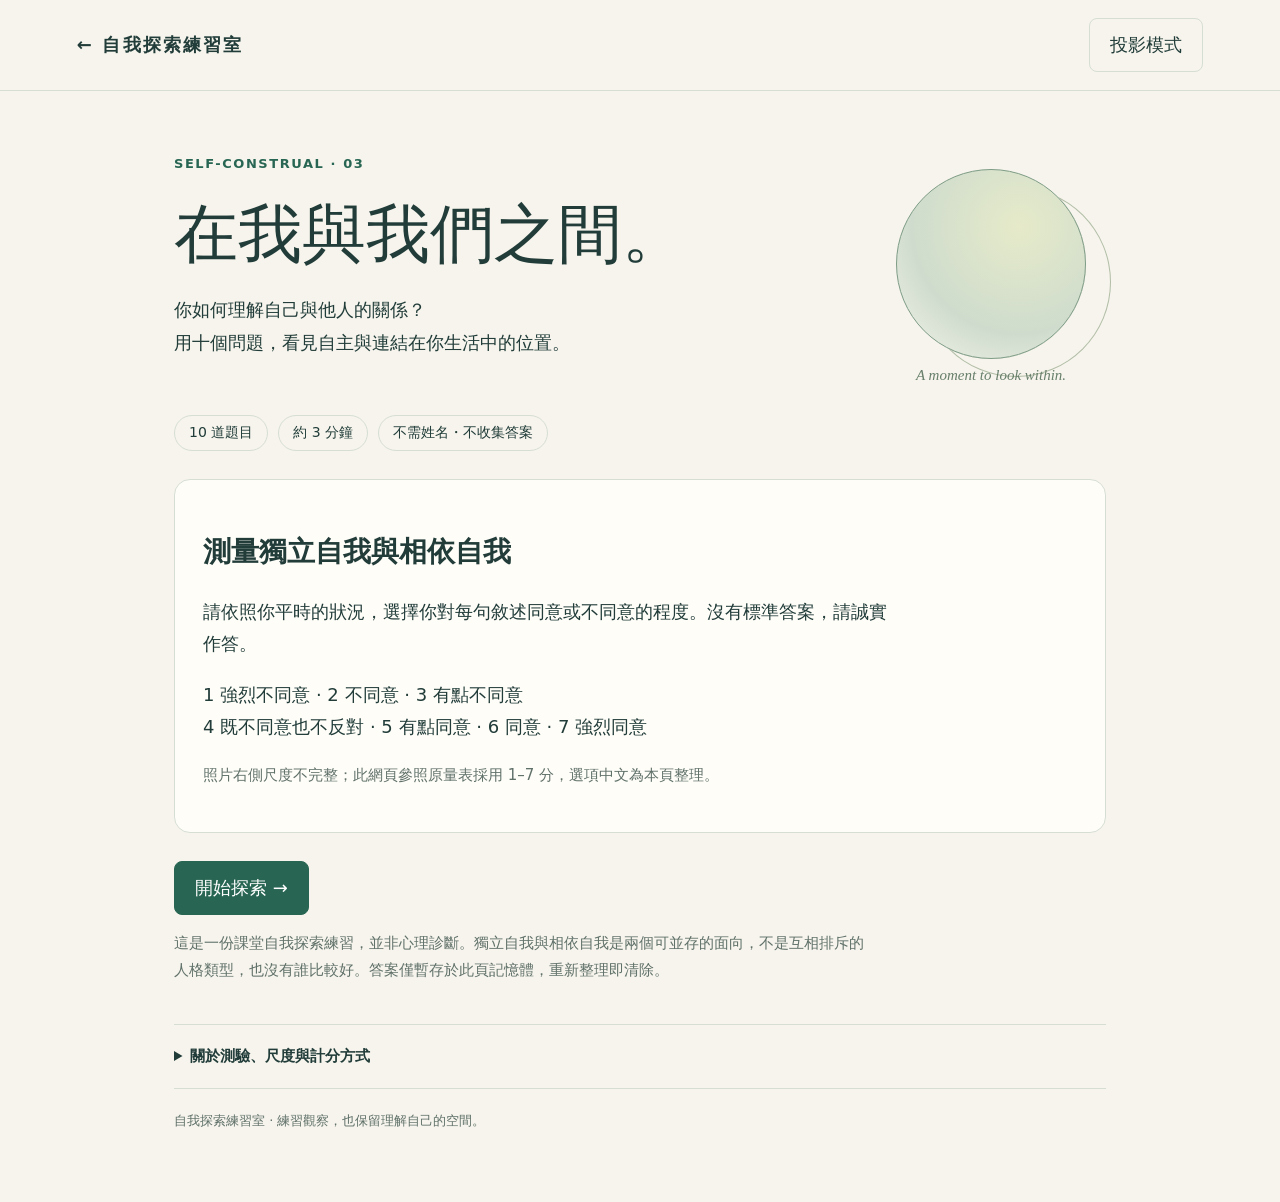
<file: self-construal/index.html>
<!doctype html><html lang="zh-Hant"><meta charset="utf-8"><meta name="viewport" content="width=device-width,initial-scale=1"><title>我與我們｜獨立自我與相依自我</title><meta name="description" content="十個問題，探索獨立自我與相依自我。"><style>
:root{--ink:#213c39;--green:#286653;--paper:#f6f4ec;--line:#d6ded4}*{box-sizing:border-box}body{margin:0;background:var(--paper);color:var(--ink);font:18px/1.8 system-ui,'Noto Sans TC',sans-serif}header{padding:18px 6%;border-bottom:1px solid var(--line);display:flex;justify-content:space-between;align-items:center}header b{letter-spacing:.12em}button{font:inherit;cursor:pointer;border:1px solid var(--line);border-radius:8px;padding:10px 20px;background:transparent;color:var(--ink)}button:hover{background:#e2eadf}button:focus-visible,input:focus-visible,summary:focus-visible{outline:3px solid #ba7e40;outline-offset:4px}.primary{background:var(--green);color:white;border-color:var(--green)}.primary:hover{background:#194c3d}main{max-width:980px;margin:auto;padding:48px 24px 70px}small,.eyebrow{font-size:13px;letter-spacing:.12em}.eyebrow{color:var(--green);font-weight:700}h1{font:500 clamp(38px,6vw,64px)/1.3 Georgia,'Noto Serif TC',serif;margin:18px 0}h2{font-size:28px;line-height:1.5}p{max-width:700px}.hero{display:grid;grid-template-columns:1fr 230px;gap:30px;align-items:center}.art{height:250px;position:relative;display:grid;place-items:center}.circle{width:190px;height:190px;border:1px solid #7e9c86;border-radius:50%;background:radial-gradient(circle at 65% 30%,#e6eac9, #a8c4ae80 60%,#f6f4ec);box-shadow:25px 18px 0 -1px var(--paper),25px 18px 0 0 #b1bda6}.art span{position:absolute;bottom:5px;font:italic 15px Georgia;color:#687f6b}.chips{display:flex;gap:10px;flex-wrap:wrap;margin:26px 0}.chips span{border:1px solid var(--line);border-radius:30px;padding:4px 14px;font-size:14px}.panel{background:#fffdf8;border:1px solid var(--line);border-radius:16px;padding:28px;margin:28px 0}.muted{color:#60716a;font-size:15px}.scale{display:flex;justify-content:space-between;gap:10px;font-size:14px}.scale span{flex:1}progress{width:100%;height:8px;accent-color:var(--green)}.step{display:flex;justify-content:space-between;color:#60716a;font-size:14px;margin:30px 0 8px}.answers{display:grid;grid-template-columns:repeat(5,1fr);gap:12px;margin:30px 0}.answer{position:relative;display:flex;align-items:center;flex-direction:column;text-align:center;justify-content:center;border:1px solid var(--line);border-radius:10px;padding:18px 6px;cursor:pointer;background:#fffdf8;font-size:14px}.answer strong{font-size:28px;font-weight:500}.answer:has(input:checked){border:2px solid var(--green);background:#e6efe4;color:#194c3d}.answer input{accent-color:var(--green)}.actions{display:flex;justify-content:space-between;gap:14px;margin-top:26px}button:disabled{opacity:.4;cursor:default}#result .score{font:60px Georgia;color:var(--green)}.result-grid{display:grid;grid-template-columns:1fr 1fr;gap:20px}details{border-top:1px solid var(--line);padding:18px 0;font-size:15px}summary{cursor:pointer;font-weight:600}a{color:var(--green)}footer{border-top:1px solid var(--line);padding-top:20px;font-size:13px;color:#60716a}table{width:100%;border-collapse:collapse;font-size:14px}td,th{text-align:left;padding:9px;border-bottom:1px solid var(--line)}[hidden]{display:none!important}.projection{font-size:23px}.projection main{max-width:1100px}.projection .muted{font-size:18px}@media(max-width:650px){main{padding:28px 20px}.hero{grid-template-columns:1fr}.art{display:none}.answers{grid-template-columns:1fr;gap:8px}.answer{flex-direction:row;justify-content:flex-start;gap:15px;padding:10px 16px}.answer strong{font-size:22px}.panel{padding:20px}.result-grid{grid-template-columns:1fr}header{padding:14px 20px}header b{font-size:14px}header button{font-size:14px;padding:6px 10px}.scale{flex-direction:column}}
@media print{header,button,#intro,#quiz,details{display:none!important}#result{display:block!important}body{background:white}main{padding:0}.panel{break-inside:avoid}}
.answers{grid-template-columns:repeat(7,1fr)}.answer{font-size:13px;padding:16px 5px}@media(max-width:700px){.answers{grid-template-columns:1fr}.answer{flex-direction:row;justify-content:flex-start;gap:14px;font-size:17px}}@media print{#result details{display:block!important}#result details table{display:table!important}}</style><header><a href="../" style="color:inherit;text-decoration:none" aria-label="返回測驗首頁"><b>← 自我探索練習室</b></a><button id="project" aria-pressed="false">投影模式</button></header><main>
<section id="intro"><div class="hero"><div><div class="eyebrow">SELF-CONSTRUAL · 03</div><h1>在我與我們之間。</h1><p>你如何理解自己與他人的關係？<br>用十個問題，看見自主與連結在你生活中的位置。</p></div><div class="art" aria-hidden="true"><div class="circle"></div><span>A moment to look within.</span></div></div><div class="chips"><span>10 道題目</span><span>約 3 分鐘</span><span>不需姓名・不收集答案</span></div><div class="panel"><h2>測量獨立自我與相依自我</h2><p>請依照你平時的狀況，選擇你對每句敘述同意或不同意的程度。沒有標準答案，請誠實作答。</p><p>1 強烈不同意 · 2 不同意 · 3 有點不同意<br>4 既不同意也不反對 · 5 有點同意 · 6 同意 · 7 強烈同意</p><p class="muted">照片右側尺度不完整；此網頁參照原量表採用 1–7 分，選項中文為本頁整理。</p></div><button class="primary" id="start">開始探索 →</button><p class="muted">這是一份課堂自我探索練習，並非心理診斷。獨立自我與相依自我是兩個可並存的面向，不是互相排斥的人格類型，也沒有誰比較好。答案僅暫存於此頁記憶體，重新整理即清除。</p></section>
<section id="quiz" hidden><div class="eyebrow">INDEPENDENCE & INTERDEPENDENCE</div><div class="step"><span id="counter"></span><span id="completed" aria-live="polite"></span></div><progress max="10" value="0" aria-label="作答進度"></progress><div class="panel"><h2 id="question" tabindex="-1"></h2><div id="choices" class="answers" role="radiogroup" aria-labelledby="question"></div><div class="actions"><button id="prev">← 上一題</button><button id="next" class="primary">下一題 →</button></div></div><p class="muted">依平時的自己作答即可。你可以返回修改答案。</p></section>
<section id="result" hidden aria-live="polite"><div class="eyebrow">YOUR REFLECTION</div><h1>與自己相處的線索</h1><p>兩種自我觀可以並存，也可能隨情境改變。以下分別呈現你的作答平均，不將你歸類成單一類型。</p><div class="result-grid"><div class="panel"><div>獨立自我 · 第 6–10 題</div><div class="score"><span id="ind"></span><span style="font-size:22px"> / 7</span></div><progress id="indbar" max="7" aria-label="獨立自我平均分數"></progress><p>重視自主、自我照顧、獨特性與個人認同。分數越高，表示你越同意本頁這五題的敘述。</p><p class="muted" id="indsum"></p></div><div class="panel"><div>相依自我 · 第 1–5 題</div><div class="score"><span id="inter"></span><span style="font-size:22px"> / 7</span></div><progress id="interbar" max="7" aria-label="相依自我平均分數"></progress><p>重視人際連結、團體關係、責任與和諧。分數越高，表示你越同意本頁這五題的敘述。</p><p class="muted" id="intersum"></p></div></div><p class="muted">兩項平均皆為 1–7 分，分別計算，不合併成一個總分。兩條刻度呈現原始平均分數，不是百分位或能力值。本教材摘錄版沒有可直接套用的高低分界。</p><div class="panel"><h2>把結果放回生活</h2><ol><li>和家人相處、在班級討論、做個人生涯選擇時，你的答案會一樣嗎？</li><li>維護團體和諧時，你如何保留表達不同意見的空間？</li><li>堅持個人選擇時，你如何考慮他人的需要與彼此的關係？</li></ol><p class="muted">獨立不等於自私，相依也不等於沒有主見。分數不代表你的道德、成熟度或心理健康。課堂可分享具體情境，不必公開個人分數。</p></div><details><summary>查看我的逐題作答與計分</summary><table><thead><tr><th>題目</th><th>原作答</th><th>計入分數</th></tr></thead><tbody id="review"></tbody></table></details><div class="actions"><button id="restart">重新作答</button><button id="print">列印／儲存結果 PDF</button></div></section>
<details style="margin-top:40px"><summary>關於測驗、尺度與計分方式</summary><p>依使用者提供的教材照片，重製「測量獨立自我與相依自我」10 題摘錄版。照片註記為 Singelis（1994），原量表為 24 題、兩個面向各 12 題；本頁各選五題，不能視為完整原量表或已驗證的中文短量表。</p><p>照片右側尺度被裁切，無法確認教材的全部選項。本頁參照原量表，採 1（強烈不同意）至 7（強烈同意）的七點尺度；中文中間選項為本頁整理。參考：<a href="https://deepblue.lib.umich.edu/bitstream/handle/2027.42/106030/Survey%20Measures%20and%20Code%20Book%20%28Kitayama%20et%20al.%2C%20Psychological%20Science%20in%20press%29.pdf?sequence=1" target="_blank" rel="noopener">密西根大學典藏的研究量表與編碼說明 ↗</a></p><p>相依自我＝第 1–5 題加總 ÷ 5；獨立自我＝第 6–10 題加總 ÷ 5。本頁十題皆正向計分，兩個面向分開呈現。這是針對教材摘錄題目的描述性整理，不提供常模排名或人格分類。</p><p>Singelis, T. M. (1994). The Measurement of Independent and Interdependent Self-Construals. <em>Personality and Social Psychology Bulletin, 20</em>(5), 580–591. <a href="https://doi.org/10.1177/0146167294205014" target="_blank" rel="noopener">原始研究 ↗</a></p></details><footer>自我探索練習室 · 練習觀察，也保留理解自己的空間。</footer></main><script src="app.js"></script></html>
</file>
<file: assessment-assets/style.css>
:root{--paper:#f6f4ec;--ink:#213c39;--green:#286653;--line:#d6ded4;--muted:#566960}*{box-sizing:border-box}body{margin:0;background:var(--paper);color:var(--ink);font:18px/1.8 system-ui,'Noto Sans TC',sans-serif}header{padding:16px max(20px,5vw);display:flex;align-items:center;justify-content:space-between;border-bottom:1px solid var(--line);gap:12px}a{color:var(--green)}header a{color:inherit;text-decoration:none;font-weight:600}main{max-width:1000px;margin:auto;padding:48px 24px 72px}h1{font-size:clamp(34px,5vw,58px);line-height:1.35;font-weight:500;margin:18px 0}h2{font-size:27px;line-height:1.5}h3{font-size:22px;line-height:1.5}p{margin:12px 0}.eyebrow{font-size:13px;letter-spacing:.14em;color:var(--green);font-weight:700}.chips{display:flex;gap:10px;flex-wrap:wrap;margin:25px 0}.chips span{border:1px solid var(--line);padding:3px 13px;border-radius:24px;font-size:14px}.panel,fieldset{border:1px solid var(--line);border-radius:14px;background:#fffdf8;padding:26px;margin:22px 0;min-width:0}.muted{font-size:15px;color:var(--muted)}button{font:inherit;border:1px solid var(--line);border-radius:8px;background:#fffdf8;color:var(--ink);padding:10px 20px;cursor:pointer}button:hover{background:#e6efe4}button:focus-visible,a:focus-visible,summary:focus-visible,input:focus-visible{outline:3px solid #ad783c;outline-offset:4px}.primary{background:var(--green);color:white;border-color:var(--green)}.primary:hover{background:#194c3d}button:disabled{opacity:.45;cursor:default}.actions{display:flex;gap:12px;justify-content:space-between;flex-wrap:wrap;margin:24px 0}.actions>div{display:flex;gap:12px}progress{width:100%;height:9px;accent-color:var(--green)}.status{display:flex;justify-content:space-between;font-size:15px;color:var(--muted);gap:15px}.question-title{font-size:21px;font-weight:600;padding:0;line-height:1.6}.qnum{color:var(--green);font-size:14px;display:block}.options{display:grid;grid-template-columns:repeat(var(--choices),minmax(0,1fr));gap:10px;margin-top:18px}.option{display:flex;align-items:center;flex-direction:column;gap:3px;padding:12px 6px;text-align:center;font-size:15px;border:1px solid var(--line);border-radius:8px;cursor:pointer}.option:has(input:checked){background:#e6efe4;border-color:var(--green);box-shadow:inset 0 0 0 1px var(--green)}.option input{accent-color:var(--green)}.option strong{font-size:22px}.jump{display:flex;flex-wrap:wrap;gap:8px;margin:14px 0}.jump button{font-size:14px;min-width:42px;padding:5px 8px}.jump .done{background:#e6efe4}.jump .current{border:2px solid var(--green)}details{padding:16px 0;border-top:1px solid var(--line);font-size:15px}summary{cursor:pointer;font-weight:600}fieldset details{border:0;padding:10px 0 0}fieldset details summary{font-weight:400;color:var(--muted);font-size:14px}.result-grid{display:grid;grid-template-columns:1fr 1fr;gap:20px}.result-grid .panel{margin:0}.score{font:54px/1.2 Georgia,serif;color:var(--green);margin:15px 0}.score small{font-size:20px}table{width:100%;border-collapse:collapse;font-size:14px}th,td{text-align:left;padding:10px;border-bottom:1px solid var(--line);vertical-align:top}.table-wrap{overflow-x:auto}#message{color:#984a23;min-height:1.8em}footer{font-size:13px;color:var(--muted);border-top:1px solid var(--line);padding-top:20px;margin-top:36px}[hidden]{display:none!important}.projection{font-size:22px}.projection main{max-width:1100px}.projection .question-title{font-size:27px}.projection .option{font-size:18px}@media(max-width:620px){main{padding:30px 18px}header{padding:12px 18px;font-size:14px}header button{padding:6px 10px;font-size:14px}fieldset,.panel{padding:20px}.options{grid-template-columns:1fr}.option{flex-direction:row;justify-content:flex-start;gap:13px;padding:9px 14px;text-align:left}.option strong{font-size:19px}.result-grid{grid-template-columns:1fr}.actions button{font-size:16px}.question-title{font-size:20px}}@media print{header,#intro,#survey,.actions,#jump,body>footer{display:none!important}main{padding:0;max-width:none}body{background:white;font-size:14px}#results .panel{break-inside:avoid}#results details{display:block!important}#results details>div{display:block!important}footer{font-size:11px}a{color:inherit}.score{font-size:35px}}
</file>
<file: empathic-concern/style.css>
:root{--green:#296779;--ink:#213f47;--paper:#f4f7f6;--line:#cddcde;--muted:#50656b}.hero{display:grid;grid-template-columns:1fr 235px;gap:20px;align-items:center}.hero h1{font-family:Georgia,'Noto Serif TC',serif}.lead{font-size:20px;color:var(--muted)}.care-art{position:relative;display:grid;place-items:center;height:245px;color:#397580}.halo{position:absolute;inset:20px 10px 15px;border:1px solid #91b4b7;border-radius:50%;background:radial-gradient(circle at 30% 30%,#e4f0e8,#c5dfe666);transform:rotate(-10deg)}.care-art svg{position:relative;width:210px;max-width:100%;z-index:1}.care-art>span{position:absolute;bottom:-12px;font-size:14px;letter-spacing:.08em}.scale-key{display:flex;flex-wrap:wrap;gap:8px 20px;font-size:15px;color:var(--muted)}.primary:hover{background:#205569}.option:has(input:checked),.jump .done{background:#e2eff0}.option:hover{border-color:var(--green)}.option{min-height:110px;justify-content:center}.option input{width:19px;height:19px}.insight{background:#eaf2f2}.reflection{border-left:4px solid #7ba0a5}.reflection li{padding:5px 0}.score-meter{height:12px;background:#dfe8e7;border-radius:8px;overflow:hidden;margin-top:20px}.score-meter span{display:block;height:100%;background:var(--green);border-radius:8px;width:0}.meter-axis{display:flex;justify-content:space-between;font-size:14px;color:var(--muted)}.score{font-size:64px}.result-grid{align-items:stretch}#message:empty{display:none}.sources{margin-top:40px}#question-card{padding-top:20px;margin-top:35px}#question-title{font-size:25px;line-height:1.8;padding:0 8px}.jump .current{background:#d6e8ea}.jump button{min-height:42px;min-width:42px}.projection #question-title{font-size:32px}.projection .option{font-size:21px}.projection .muted{font-size:18px}.projection .lead{font-size:23px}@media(max-width:620px){.hero{grid-template-columns:1fr}.care-art{display:none}.lead{font-size:18px}#question-title{font-size:22px}.option{min-height:52px;justify-content:flex-start}.actions>div{flex-wrap:wrap}.score{font-size:58px}}@media print{.sources{display:none!important}.score{font-size:44px}.lead{font-size:15px}.score-meter{print-color-adjust:exact}#answer-details>p,#answer-details>div{display:block!important}#results{display:block!important}.result-grid{display:block}.result-grid .panel{margin:15px 0}.reflection li{font-size:14px}}

/* Keep the agreement options in a single top-to-bottom sequence on every screen. */
#choices{grid-template-columns:1fr}.option{min-height:54px;flex-direction:row;justify-content:flex-start;gap:12px}.scale-key{flex-direction:column;gap:6px}
</file>
<file: ffni/style.css>
:root{--ink:#213c39;--muted:#53675e;--green:#286653;--paper:#f6f4ec;--card:#fffdf8;--line:#d6ded4;--gold:#a16c37}*{box-sizing:border-box}body{margin:0;background:var(--paper);color:var(--ink);font:18px/1.8 system-ui,'Noto Sans TC',sans-serif}a{color:var(--green)}header{max-width:1160px;margin:auto;padding:22px 32px;display:flex;align-items:center;justify-content:space-between;border-bottom:1px solid var(--line)}.brand{text-decoration:none;font-weight:650;letter-spacing:.08em}.brand span{display:block;font-size:12px;letter-spacing:.18em;color:var(--muted)}.back{font-size:15px}main{max-width:1040px;padding:28px 32px 60px;margin:auto}h1{font-family:Georgia,'Noto Serif TC',serif;font-size:clamp(36px,5.6vw,60px);line-height:1.3;font-weight:500;letter-spacing:.025em;margin:20px 0}h2{font-size:25px;line-height:1.5;font-weight:600;margin:12px 0}h3{font-size:21px;margin:10px 0}p{margin:12px 0}.lead{font-size:20px;line-height:1.9;color:var(--muted)}.eyebrow{font-size:13px;letter-spacing:.16em;color:var(--green);font-weight:700}.preview-note{display:flex;gap:14px;padding:12px 18px;background:#e9ede4;border:1px solid #c5d2c5;border-radius:8px;font-size:14px;margin-bottom:40px}.preview-note strong{flex-shrink:0}.hero{display:grid;grid-template-columns:1fr 240px;gap:20px;align-items:center}.orbit-art{height:260px;position:relative;display:grid;place-items:center}.orbit-art i{position:absolute;width:165px;height:165px;border:1px solid #84a18c;border-radius:50%;background:linear-gradient(145deg,#e8eccc88,#a5c2b366);transform:translate(-28px,-22px)}.orbit-art i:nth-child(2){transform:translate(22px,0);background:linear-gradient(135deg,#dfcba655,#b4c6b144);border-color:#b5a182}.orbit-art i:nth-child(3){transform:translate(-6px,30px);background:transparent;border-color:#547a65}.orbit-art span{position:absolute;bottom:0;color:var(--muted);font-size:14px;letter-spacing:.1em}.chips{display:flex;flex-wrap:wrap;gap:10px;margin:25px 0}.chips span{border:1px solid var(--line);border-radius:30px;padding:5px 14px;font-size:14px}.panel{background:var(--card);border:1px solid var(--line);border-radius:14px;padding:27px;margin:24px 0}.intro-grid{display:grid;grid-template-columns:1fr 1fr;gap:20px}.intro-grid .panel{margin:10px 0}.quiet{background:#edf0e7}.hint,small{font-size:14px;color:var(--muted)}.actions{display:flex;flex-wrap:wrap;align-items:center;gap:12px;margin:28px 0}button{font:inherit;line-height:1.5;padding:12px 20px;border:1px solid var(--line);border-radius:8px;background:var(--card);color:var(--ink);cursor:pointer}button:hover{border-color:var(--green);background:#e7eee5}.primary{background:var(--green);border-color:var(--green);color:white}.primary:hover{background:#194c3d;color:white}.text-button{border:0;background:transparent;padding:10px;font-size:15px;text-decoration:underline}.danger{color:#8e3a29}button:disabled{opacity:.5;cursor:default}:focus-visible{outline:3px solid var(--gold);outline-offset:4px}h1:focus,h2:focus{outline:0}.text-link{font-size:16px;margin:0 10px}.entry-summary{padding:12px 18px;border-left:3px solid var(--green);background:#eaf0e7}.form-grid{display:grid;grid-template-columns:1fr 1fr;gap:26px}.wide{grid-column:1/-1}.field{display:flex;flex-direction:column;gap:8px;min-width:0}input[type=number],input[type=email],input[type=text],input:not([type]),select{font:inherit;font-size:16px;border:1px solid #aebeb1;border-radius:7px;padding:12px;background:white;color:var(--ink);width:100%;min-height:48px}select{appearance:none;background-image:url("data:image/svg+xml,%3Csvg xmlns='http://www.w3.org/2000/svg' width='16' height='16' viewBox='0 0 16 16'%3E%3Cpath d='m4 6 4 4 4-4' fill='none' stroke='%23213c39' stroke-width='1.5'/%3E%3C/svg%3E");background-repeat:no-repeat;background-position:right 12px center;padding-right:36px}fieldset{border:0;padding:0;margin:0;min-width:0}legend{padding:0;margin-bottom:12px}input[type=radio],input[type=checkbox]{accent-color:var(--green);width:18px;height:18px;flex-shrink:0}.inline-options{display:flex;gap:12px;flex-wrap:wrap}.inline-options label,.option-grid label{display:flex;gap:9px;align-items:center;padding:10px 12px;border:1px solid var(--line);border-radius:8px;font-size:16px;cursor:pointer}.option-grid{display:grid;grid-template-columns:repeat(3,1fr);gap:10px}.option-grid label:has(:checked),.inline-options label:has(:checked){background:#e7eee5;border-color:var(--green)}.quiz-sticky{position:sticky;top:0;background:var(--paper);padding:12px 0;z-index:2}.progress-meta{display:flex;justify-content:space-between;font-size:14px;color:var(--muted)}progress{width:100%;height:9px;accent-color:var(--green)}.english-toggle{display:flex;align-items:center;gap:8px;font-size:15px;margin:24px 0}.question-card{border:1px solid var(--line);border-radius:12px;padding:24px;background:var(--card);margin:18px 0;scroll-margin-top:100px}.question-card legend{font-size:20px;font-weight:550;margin:0 0 8px;float:left;width:100%}.question-body{clear:both}.q-number{color:var(--green);font-size:14px;display:block;letter-spacing:.08em;margin-bottom:8px}.english{font-size:15px;color:var(--muted);line-height:1.6;margin:4px 0 18px}.likert{display:grid;grid-template-columns:repeat(5,1fr);gap:8px;margin-top:18px}.likert label{display:flex;flex-direction:column;align-items:center;text-align:center;justify-content:center;gap:3px;padding:12px 4px;border:1px solid var(--line);border-radius:8px;cursor:pointer;font-size:14px;line-height:1.5;min-height:90px}.likert label:has(:checked){border:2px solid var(--green);background:#e4eee2;padding:11px 3px}.likert strong{font-size:19px;font-weight:500}.page-jump{border-top:1px solid var(--line);padding-top:20px;display:flex;gap:18px;align-items:center;flex-wrap:wrap}.page-jump label{display:flex;align-items:center;gap:12px;white-space:nowrap}.page-jump select{width:115px}.error{color:#9c3027;font-size:15px}.error:empty{display:none}.invalid{border-color:#a12f26;box-shadow:0 0 0 2px #a12f2622}.highlight-grid{display:grid;grid-template-columns:repeat(3,1fr);gap:16px}.highlight-grid .panel{margin:0}.highlight-grid p{font-size:16px}.score-label{display:flex;justify-content:space-between;gap:16px;align-items:center}.score-label strong{font-variant-numeric:tabular-nums;white-space:nowrap}.score-track{height:10px;border-radius:9px;background:#e5e9e1;overflow:hidden;margin:12px 0}.score-fill{height:100%;background:var(--green);border-radius:9px}.axis{display:flex;justify-content:space-between;font-size:12px;color:var(--muted)}.score-block+.score-block{border-top:1px solid var(--line);padding-top:22px;margin-top:22px}.score-block p{font-size:16px}details summary{cursor:pointer;font-weight:600}.facet-card{background:var(--card);border:1px solid var(--line);border-radius:12px;margin:12px 0;padding:20px 24px}.facet-card summary{list-style:none}.facet-card summary::-webkit-details-marker{display:none}.facet-card summary .facet-name:after{content:'＋';margin-left:12px;color:var(--green)}.facet-card[open] summary .facet-name:after{content:'−'}.facet-card p{font-size:16px}.reflection{border-left:3px solid #a8bda5;padding-left:16px}.result-meta{display:flex;gap:10px;flex-wrap:wrap;font-size:14px;color:var(--muted)}.result-meta span{border:1px solid var(--line);border-radius:20px;padding:4px 12px}.email-panel{background:#eaf0e7}.email-panel form{max-width:540px}.email-panel button{margin-top:15px}.source-panel{font-size:15px;margin-top:48px;border-top:1px solid var(--line);padding-top:24px}footer{display:flex;justify-content:space-between;gap:20px;border-top:1px solid var(--line);margin-top:32px;padding-top:22px;font-size:13px;color:var(--muted)}[hidden]{display:none!important}
@media(max-width:680px){header{padding:16px 20px}.brand{font-size:16px}.brand span{font-size:10px}.back{font-size:13px}main{padding:20px 18px 40px}.preview-note{display:block;margin-bottom:30px}.preview-note strong{display:block;margin-bottom:4px}.hero{grid-template-columns:1fr}.orbit-art{display:none}.intro-grid,.form-grid,.highlight-grid{grid-template-columns:1fr}.intro-grid{gap:0}.option-grid{grid-template-columns:1fr 1fr}.panel{padding:22px}.lead{font-size:18px}.question-card{padding:20px 14px}.question-card legend{font-size:19px}.likert{gap:5px}.likert label{font-size:12px;padding:10px 2px}.likert label:has(:checked){padding:9px 1px}.facet-card{padding:18px}.score-label{font-size:17px}.actions button{font-size:16px}.wide{grid-column:auto}.source-panel{overflow-wrap:anywhere}footer{flex-direction:column;gap:4px}}
@media print{header,.preview-note,#welcome,#background,#questionnaire,.email-panel,.actions,.source-panel,#clear-all,.result-meta{display:none!important}#results{display:block!important}body{background:white;font-size:12px}main{padding:0;max-width:none}h1{font-size:30px}h2{font-size:20px}.panel,.facet-card{break-inside:avoid;margin:10px 0;padding:15px}.highlight-grid{display:block}.facet-card p{display:block!important}.facet-card{content-visibility:visible}.score-fill{print-color-adjust:exact}.hint{font-size:12px}}
</file>
